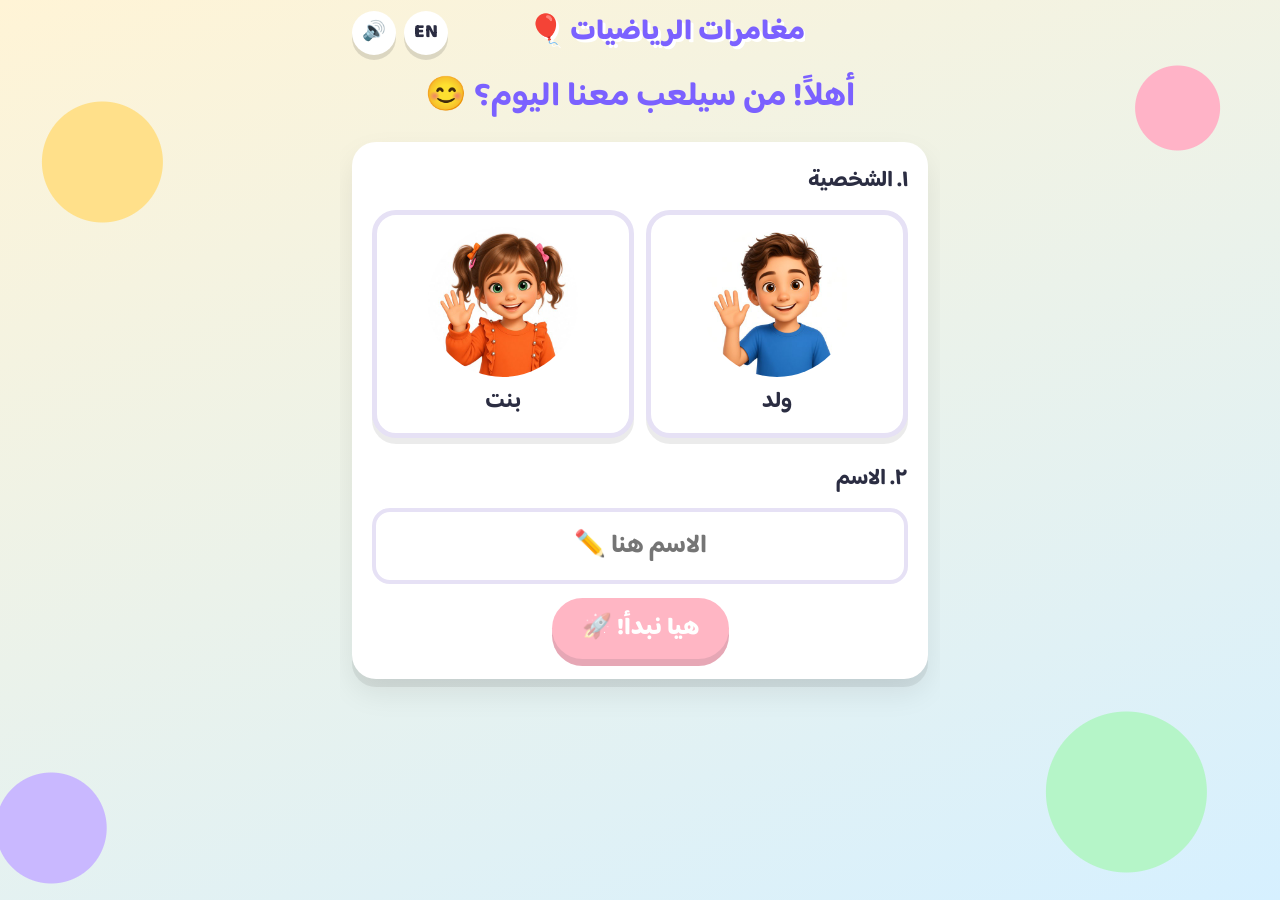
<file: index.html>
<!doctype html>
<html lang="ar" dir="rtl">
<head>
  <meta charset="utf-8">
  <meta name="viewport" content="width=device-width, initial-scale=1, viewport-fit=cover">
  <meta name="theme-color" content="#7B61FF">
  <title>جدول الضرب</title>
  <link rel="manifest" href="manifest.webmanifest">
  <link rel="icon" type="image/png" href="icons/icon-192.png">
  <link rel="apple-touch-icon" href="icons/apple-touch-icon.png">
  <meta name="apple-mobile-web-app-capable" content="yes">
  <meta name="mobile-web-app-capable" content="yes">
  <meta name="apple-mobile-web-app-title" content="جدول الضرب">
  <meta name="apple-mobile-web-app-status-bar-style" content="default">
  <link rel="preconnect" href="https://fonts.googleapis.com">
  <link rel="preconnect" href="https://fonts.gstatic.com" crossorigin>
  <link href="https://fonts.googleapis.com/css2?family=Baloo+Bhaijaan+2:wght@500;700;800&display=swap" rel="stylesheet">
  <link rel="stylesheet" href="css/styles.css">
  <link rel="stylesheet" href="css/chapter1.css">
  <link rel="stylesheet" href="css/chapter2.css">
  <link rel="stylesheet" href="css/engine.css">
  <link rel="stylesheet" href="css/minigames.css">
  <link rel="stylesheet" href="css/vfx.css">
  <link rel="stylesheet" href="css/mom.css">
</head>
<body>
  <canvas id="confetti" aria-hidden="true"></canvas>
  <div id="vfxHost" class="vfx-host" aria-hidden="true"></div>

  <header class="topbar">
    <button id="homeBtn" class="icon-btn" type="button">🏠</button>
    <h1 id="appTitle"></h1>
    <div class="top-actions">
      <button id="langBtn" class="icon-btn" type="button"></button>
      <button id="soundBtn" class="icon-btn" type="button"></button>
    </div>
  </header>

  <main id="app"></main>

  <div id="rotate" aria-hidden="true">
    <span class="rotate-phone">📱</span>
    <b>أدر الهاتف للوضع الطولي</b>
    <span>Please turn your phone upright</span>
  </div>

  <script src="js/profile.js"></script>
  <script src="js/sounds.js"></script>
  <script src="js/confetti.js"></script>
  <script src="js/vfx.js"></script>
  <script src="js/intros.js"></script>
  <script src="js/voice.js"></script>
  <script src="js/ui.js"></script>
  <script src="js/mom.js"></script>
  <script src="js/minigames.js"></script>
  <script src="js/chapter1.js"></script>
  <script src="js/chapter2.js"></script>
  <script src="js/engine.js"></script>
  <script src="js/chapters/ch3.js"></script>
  <script src="js/chapters/ch4.js"></script>
  <script src="js/chapters/ch5.js"></script>
  <script src="js/chapters/ch6.js"></script>
  <script src="js/chapters/ch7.js"></script>
  <script src="js/chapters/ch8.js"></script>
  <script src="js/chapters/ch9.js"></script>
  <script src="js/chapters/ch10.js"></script>
  <script src="js/app.js"></script>
  <script>
    if ('serviceWorker' in navigator) {
      addEventListener('load', () => navigator.serviceWorker.register('sw.js'));
    }
  </script>
</body>
</html>
</file>
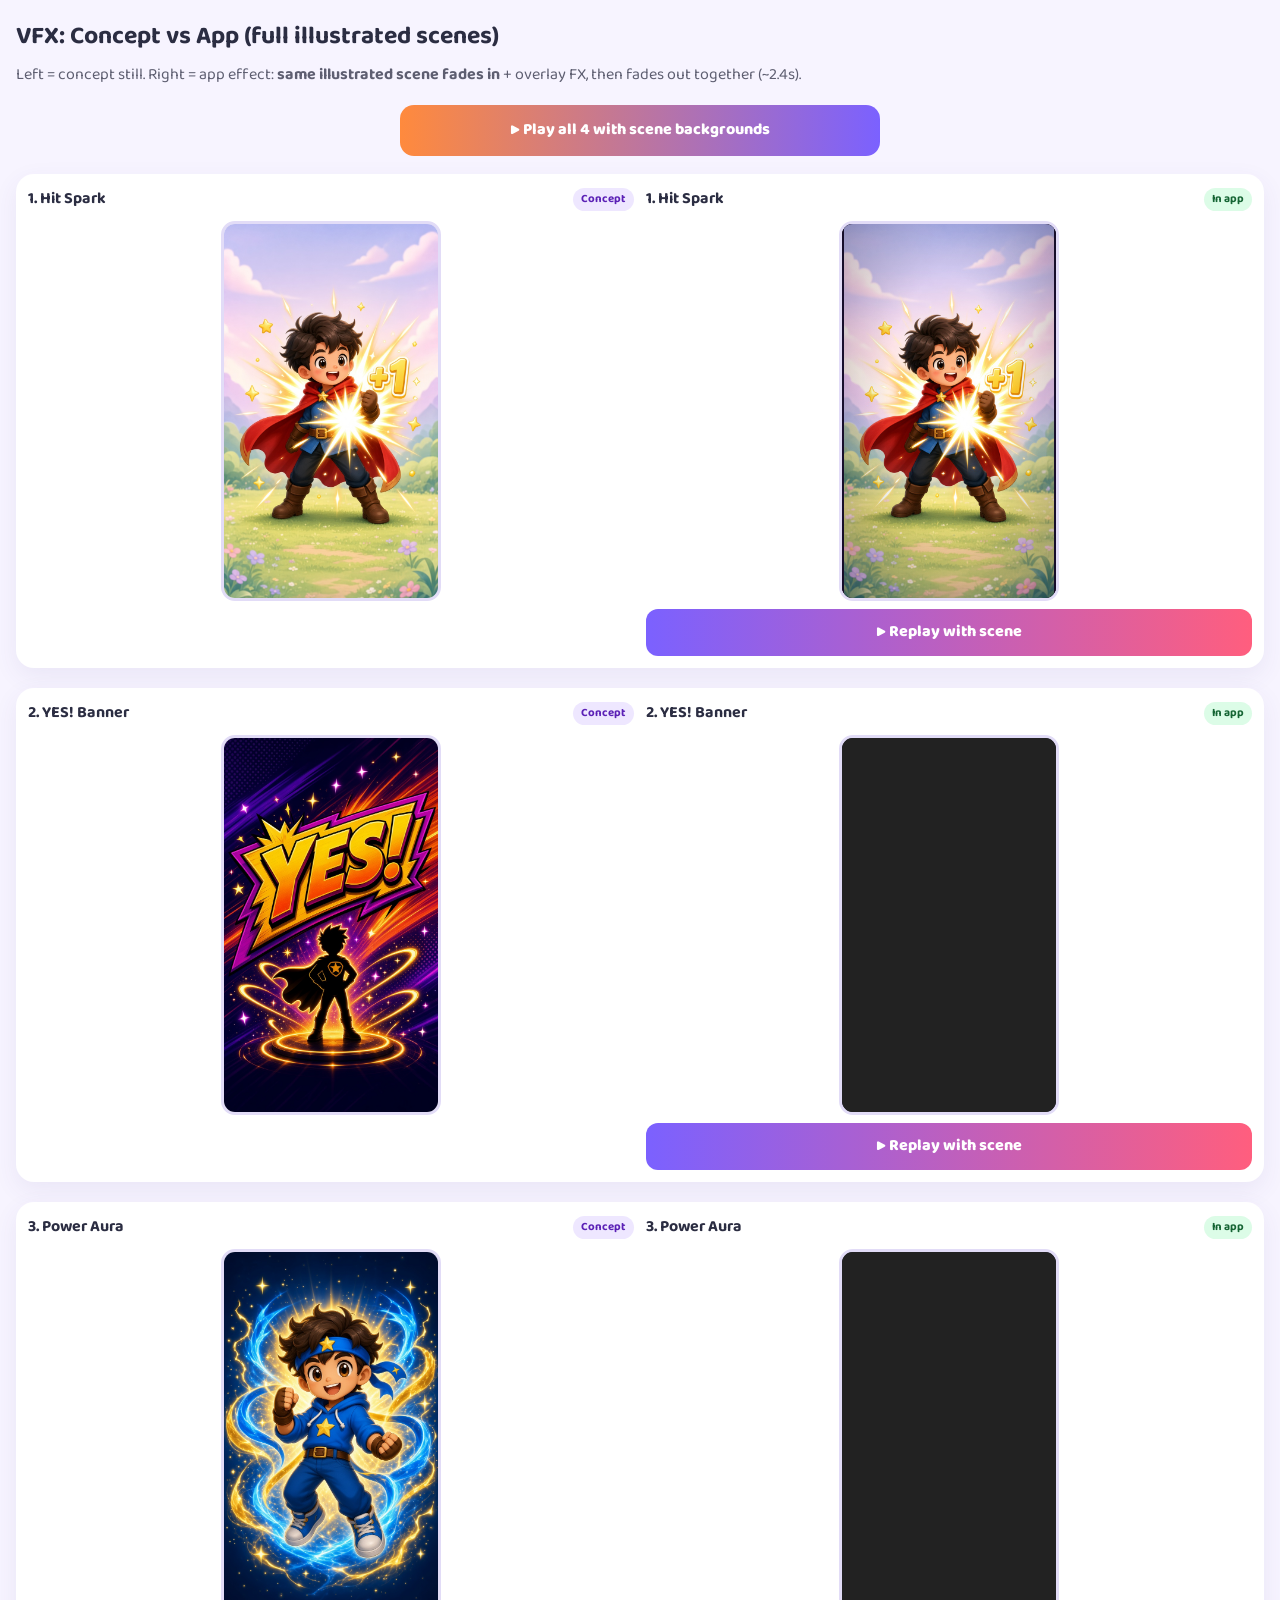
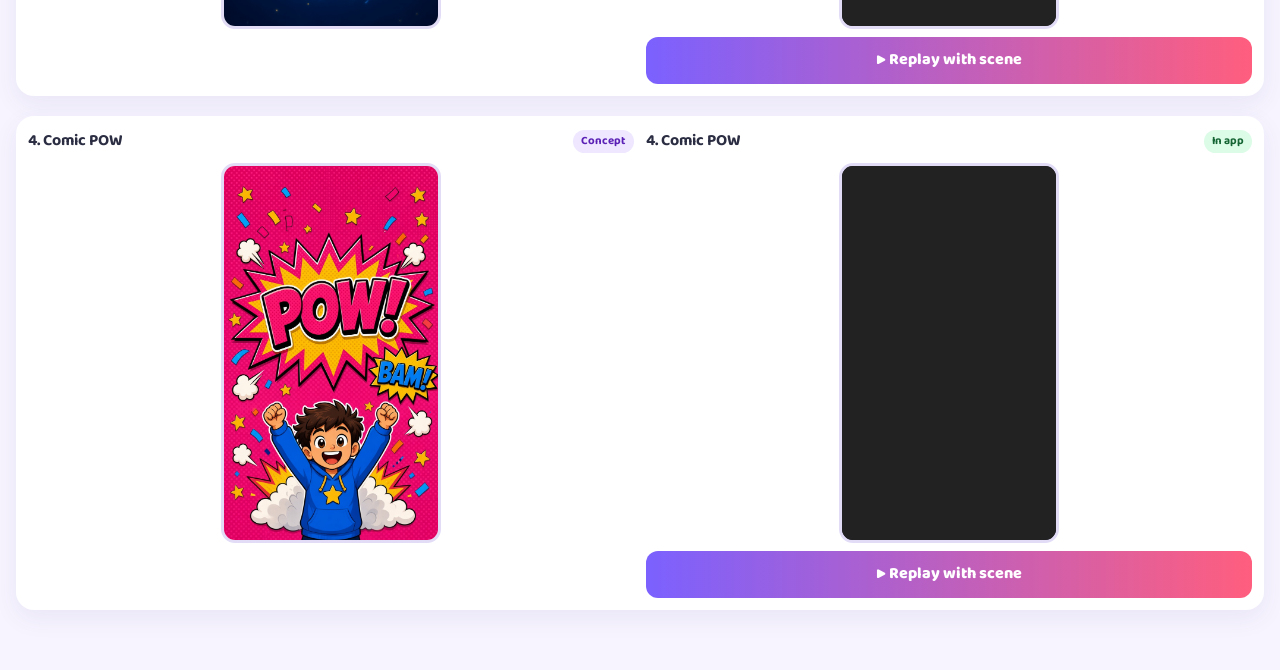
<file: vfx-compare.html>
<!doctype html>
<html lang="en">
<head>
  <meta charset="utf-8">
  <meta name="viewport" content="width=device-width, initial-scale=1">
  <title>VFX Compare — Concept vs App (with scenes)</title>
  <link href="https://fonts.googleapis.com/css2?family=Baloo+Bhaijaan+2:wght@700;800&display=swap" rel="stylesheet">
  <link rel="stylesheet" href="css/vfx.css">
  <style>
    :root { --ink: #2B2D42; --bg: #F7F4FF; }
    * { box-sizing: border-box; }
    body {
      margin: 0;
      font-family: "Baloo Bhaijaan 2", system-ui, sans-serif;
      background: var(--bg);
      color: var(--ink);
      padding: 16px 16px 40px;
    }
    h1 { margin: 0 0 6px; font-size: 1.55rem; }
    .sub { margin: 0 0 18px; opacity: .75; line-height: 1.35; }
    .row {
      display: grid;
      grid-template-columns: 1fr 1fr;
      gap: 12px;
      margin-bottom: 20px;
      background: #fff;
      border-radius: 18px;
      padding: 12px;
      box-shadow: 0 8px 24px rgba(80, 60, 140, .08);
    }
    .col h2 {
      margin: 0 0 8px;
      font-size: 1rem;
      display: flex;
      justify-content: space-between;
      align-items: center;
      gap: 8px;
    }
    .tag {
      font-size: .72rem;
      padding: 2px 8px;
      border-radius: 999px;
      background: #EEE7FF;
      color: #5B21B6;
      white-space: nowrap;
    }
    .tag.app { background: #DCFCE7; color: #166534; }
    .frame {
      position: relative;
      border-radius: 14px;
      overflow: hidden;
      background: #1a1a2e;
      aspect-ratio: 9 / 16;
      max-height: 380px;
      margin: 0 auto;
      width: min(100%, 220px);
      border: 3px solid #E2DCF7;
    }
    .frame img {
      width: 100%;
      height: 100%;
      object-fit: cover;
      display: block;
    }
    .stage {
      width: 100%;
      height: 100%;
      position: relative;
      overflow: hidden;
      background: #222;
    }
    .stage .local-vfx {
      position: absolute;
      inset: 0;
      z-index: 5;
      pointer-events: none;
      opacity: 0;
      visibility: hidden;
      transition: opacity .35s ease;
    }
    .stage .local-vfx.on { opacity: 1; visibility: visible; }
    .stage .local-vfx.leaving { opacity: 0; }
    .stage .local-vfx {
      --vx: 50%;
      --vy: 45%;
    }
    .stage .local-vfx {
      background: #1a1030;
    }
    .stage .local-vfx .vfx-scene {
      position: absolute;
      inset: 0;
      z-index: 0;
      width: 100%;
      height: 100%;
      object-fit: contain;
      object-position: center;
    }
    .stage .local-vfx .vfx-scene-shade {
      position: absolute;
      inset: 0;
      z-index: 1;
    }
    .stage .local-vfx .vfx-fx { position: absolute; inset: 0; z-index: 5; }
    .play {
      margin-top: 8px;
      width: 100%;
      border: 0;
      border-radius: 12px;
      padding: 10px;
      font: inherit;
      font-weight: 800;
      color: #fff;
      background: linear-gradient(90deg, #7B61FF, #FF5E7E);
      cursor: pointer;
    }
    .all {
      display: block;
      width: 100%;
      max-width: 480px;
      margin: 0 auto 18px;
      border: 0;
      border-radius: 14px;
      padding: 12px;
      font: inherit;
      font-weight: 800;
      color: #fff;
      background: linear-gradient(90deg, #FF8A3D, #7B61FF);
      cursor: pointer;
    }
    @media (max-width: 700px) {
      .row { grid-template-columns: 1fr; }
      .frame { max-height: 340px; }
    }
  </style>
</head>
<body>
  <h1>VFX: Concept vs App (full illustrated scenes)</h1>
  <p class="sub">Left = concept still. Right = app effect: <b>same illustrated scene fades in</b> + overlay FX, then fades out together (~2.4s).</p>
  <button class="all" id="playAll" type="button">▶ Play all 4 with scene backgrounds</button>

  <section class="row">
    <div class="col">
      <h2>1. Hit Spark <span class="tag">Concept</span></h2>
      <div class="frame"><img src="img/vfx-ideas/1-hit-spark.jpg" alt="Hit spark concept"></div>
    </div>
    <div class="col">
      <h2>1. Hit Spark <span class="tag app">In app</span></h2>
      <div class="frame"><div class="stage" data-style="spark"><div class="local-vfx"></div></div></div>
      <button class="play" type="button" data-style="spark">▶ Replay with scene</button>
    </div>
  </section>

  <section class="row">
    <div class="col">
      <h2>2. YES! Banner <span class="tag">Concept</span></h2>
      <div class="frame"><img src="img/vfx-ideas/2-yes-banner.jpg" alt="YES banner concept"></div>
    </div>
    <div class="col">
      <h2>2. YES! Banner <span class="tag app">In app</span></h2>
      <div class="frame"><div class="stage" data-style="banner"><div class="local-vfx"></div></div></div>
      <button class="play" type="button" data-style="banner">▶ Replay with scene</button>
    </div>
  </section>

  <section class="row">
    <div class="col">
      <h2>3. Power Aura <span class="tag">Concept</span></h2>
      <div class="frame"><img src="img/vfx-ideas/3-power-aura.jpg" alt="Power aura concept"></div>
    </div>
    <div class="col">
      <h2>3. Power Aura <span class="tag app">In app</span></h2>
      <div class="frame"><div class="stage" data-style="aura"><div class="local-vfx"></div></div></div>
      <button class="play" type="button" data-style="aura">▶ Replay with scene</button>
    </div>
  </section>

  <section class="row">
    <div class="col">
      <h2>4. Comic POW <span class="tag">Concept</span></h2>
      <div class="frame"><img src="img/vfx-ideas/4-comic-pow.jpg" alt="Comic POW concept"></div>
    </div>
    <div class="col">
      <h2>4. Comic POW <span class="tag app">In app</span></h2>
      <div class="frame"><div class="stage" data-style="pow"><div class="local-vfx"></div></div></div>
      <button class="play" type="button" data-style="pow">▶ Replay with scene</button>
    </div>
  </section>

  <script src="js/vfx.js"></script>
  <script>
    const FX = {
      spark: `<div class="vfx-flash"></div><div class="vfx-lines"></div><div class="vfx-spark"><i></i><i></i><i></i><i></i><i></i><i></i><i></i><i></i><span class="vfx-starburst"></span><b class="vfx-plus">+1</b></div>`,
      banner: `<div class="vfx-flash soft"></div><div class="vfx-speed"></div><div class="vfx-banner"><span>YES!</span></div>`,
      aura: `<div class="vfx-flash soft"></div><div class="vfx-aura"><span class="ring"></span><span class="ring d2"></span><span class="ring d3"></span><span class="bolt"></span></div><div class="vfx-banner small"><span>POWER!</span></div>`,
      pow: `<div class="vfx-flash soft"></div><div class="vfx-pow"><span class="burst"></span><b>POW</b></div><div class="vfx-bam">BAM!</div><div class="vfx-stars">⭐✨🌟💫⭐</div>`,
    };

    function play(style, holdMs = 2400) {
      const stage = document.querySelector(`.stage[data-style="${style}"]`);
      const layer = stage.querySelector('.local-vfx');
      const scene = Vfx.SCENES[style];
      clearTimeout(layer._t);
      clearTimeout(layer._t2);
      layer.className = 'local-vfx';
      layer.innerHTML = '';
      void layer.offsetWidth;
      layer.style.setProperty('--vx', '50%');
      layer.style.setProperty('--vy', '45%');
      layer.innerHTML = `
        <div class="vfx-scene-wrap">
          <img class="vfx-scene" src="${scene}" alt="">
        </div>
        <div class="vfx-scene-shade"></div>
        <div class="vfx-fx">${FX[style]}</div>`;
      layer.classList.add('on', 'mode-' + style);
      layer._t = setTimeout(() => {
        layer.classList.add('leaving');
        layer._t2 = setTimeout(() => {
          layer.classList.remove('on', 'leaving');
          layer.innerHTML = '';
        }, 380);
      }, holdMs);
    }

    document.querySelectorAll('.play').forEach((btn) => {
      btn.addEventListener('click', () => play(btn.dataset.style));
    });

    document.getElementById('playAll').addEventListener('click', async () => {
      for (const s of ['spark', 'banner', 'aura', 'pow']) {
        document.querySelector(`.stage[data-style="${s}"]`).scrollIntoView({ block: 'center', behavior: 'smooth' });
        play(s, 2400);
        await new Promise((r) => setTimeout(r, 2900));
      }
    });

    setTimeout(() => play('spark', 2600), 500);
    setTimeout(() => {
      document.querySelector('.stage[data-style="banner"]').closest('.row').scrollIntoView({ block: 'center' });
      play('banner', 2600);
    }, 3200);
  </script>
</body>
</html>
</file>
<file: css/styles.css>
:root {
  --ink: #2B2D42;
  --pink: #FF5E7E;
  --pink-dark: #C93D5C;
  --yellow: #FFC93C;
  --green: #2ECC71;
  --green-dark: #1E9E55;
  --blue: #1FB5C9;
  --blue-dark: #168797;
  --purple: #7B61FF;
  --purple-dark: #5A43D6;
  --radius: 24px;
  --font: 'Baloo Bhaijaan 2', 'Segoe UI', Tahoma, sans-serif;
}

* { box-sizing: border-box; }

html, body { margin: 0; height: 100%; }

/* Portrait app shell: header + one content area sized to the screen, so nothing hides below the fold. */
body {
  display: flex;
  flex-direction: column;
  height: 100vh;
  height: 100dvh;
  overflow: hidden;
  font-family: var(--font);
  color: var(--ink);
  background:
    radial-gradient(circle at 8% 18%, #FFE08A 0 60px, transparent 61px),
    radial-gradient(circle at 92% 12%, #FFB3C7 0 42px, transparent 43px),
    radial-gradient(circle at 88% 88%, #B5F5C8 0 80px, transparent 81px),
    radial-gradient(circle at 4% 92%, #C9B8FF 0 55px, transparent 56px),
    linear-gradient(160deg, #FFF4D6, #D6F0FF);
  background-attachment: fixed;
  -webkit-tap-highlight-color: transparent;
}

button {
  font-family: inherit;
  cursor: pointer;
  border: none;
  color: inherit;
}

button:focus-visible {
  outline: 4px solid var(--purple);
  outline-offset: 3px;
}

#confetti {
  position: fixed;
  inset: 0;
  width: 100%;
  height: 100%;
  pointer-events: none;
  z-index: 50;
}

.center { text-align: center; }

.card {
  background: #fff;
  border-radius: var(--radius);
  box-shadow: 0 8px 0 rgba(0, 0, 0, .07), 0 14px 30px rgba(0, 0, 0, .08);
  padding: 20px;
}

/* ---------- Top bar ---------- */

.topbar {
  flex: none;
  display: flex;
  align-items: center;
  justify-content: space-between;
  gap: 8px;
  width: 100%;
  max-width: 600px;
  margin: 0 auto;
  padding: calc(8px + env(safe-area-inset-top)) 12px 6px;
}

.topbar h1 {
  margin: 0;
  min-width: 0;
  font-size: clamp(1rem, 4.8vw, 1.8rem);
  font-weight: 800;
  color: var(--purple);
  text-align: center;
  white-space: nowrap;
  overflow: hidden;
  text-overflow: ellipsis;
  text-shadow: 3px 3px 0 #fff;
}

.top-actions { display: flex; gap: 8px; }

.icon-btn {
  width: 44px;
  height: 44px;
  flex: none;
  border-radius: 50%;
  background: #fff;
  font-size: 1.2rem;
  font-weight: 800;
  box-shadow: 0 5px 0 rgba(0, 0, 0, .12);
  transition: transform .1s, box-shadow .1s;
}

.icon-btn:active { transform: translateY(3px); box-shadow: 0 2px 0 rgba(0, 0, 0, .12); }
.icon-btn.hidden { visibility: hidden; }

main {
  flex: 1;
  min-height: 0;
  width: 100%;
  max-width: 600px;
  margin: 0 auto;
  padding: 2px 12px calc(14px + env(safe-area-inset-bottom));
  overflow-x: hidden;
  overflow-y: auto;
  overscroll-behavior: contain;
  scrollbar-width: thin;
}

/* ---------- Scroll hint ---------- */

.scroll-hint {
  position: fixed;
  bottom: calc(14px + env(safe-area-inset-bottom));
  left: 50%;
  z-index: 30;
  display: none;
  align-items: center;
  justify-content: center;
  width: 54px;
  height: 54px;
  margin-left: -27px;
  border-radius: 50%;
  background: var(--pink);
  color: #fff;
  font-size: 1.7rem;
  font-weight: 800;
  box-shadow: 0 5px 0 var(--pink-dark), 0 10px 24px rgba(0, 0, 0, .22);
}

.scroll-hint.show { display: flex; animation: hint-bounce 1.1s ease-in-out infinite; }
.sheet .scroll-hint { position: absolute; bottom: 86px; }

@keyframes hint-bounce {
  0%, 100% { transform: translateY(0); }
  50% { transform: translateY(9px); }
}

/* ---------- Bottom sheet (hints) ---------- */

.sheet-backdrop {
  position: fixed;
  inset: 0;
  z-index: 40;
  display: flex;
  align-items: flex-end;
  justify-content: center;
  background: rgba(43, 45, 66, .32);
  animation: fade-in .25s ease-out;
}

.sheet {
  position: relative;
  display: flex;
  flex-direction: column;
  align-items: center;
  width: 100%;
  max-width: 600px;
  max-height: 80dvh;
  padding: 16px 16px calc(18px + env(safe-area-inset-bottom));
  border-radius: 28px 28px 0 0;
  background: #fff;
  box-shadow: 0 -10px 30px rgba(0, 0, 0, .2);
  animation: slide-up .4s cubic-bezier(.3, 1.3, .6, 1);
}

.sheet-body { width: 100%; min-height: 0; overflow-y: auto; text-align: center; }
.sheet .big-btn { flex: none; margin-top: 12px; }
.sheet .oops { margin-bottom: 10px; }

.hint-box {
  padding: 12px;
  border-radius: 20px;
  background: color-mix(in srgb, var(--c, var(--purple)) 9%, #fff);
  border: 3px dashed color-mix(in srgb, var(--c, var(--purple)) 45%, #fff);
}

@keyframes slide-up {
  from { transform: translateY(100%); }
  to { transform: translateY(0); }
}

@keyframes fade-in {
  from { opacity: 0; }
  to { opacity: 1; }
}

/* ---------- Landscape blocker ---------- */

#rotate { display: none; }

@media (orientation: landscape) and (max-height: 500px) {
  #rotate {
    position: fixed;
    inset: 0;
    z-index: 100;
    display: flex;
    flex-direction: column;
    align-items: center;
    justify-content: center;
    gap: 6px;
    background: linear-gradient(160deg, #FFF4D6, #D6F0FF);
    font-size: 1.4rem;
    text-align: center;
  }
  .rotate-phone { font-size: 4rem; animation: turn 1.6s ease-in-out infinite; }
}

@keyframes turn {
  0%, 30% { transform: rotate(-90deg); }
  60%, 100% { transform: rotate(0); }
}

/* ---------- Listen button ---------- */

.listen-btn {
  display: inline-flex;
  align-items: center;
  justify-content: center;
  width: 38px;
  height: 38px;
  margin-inline-start: 4px;
  vertical-align: middle;
  border-radius: 50%;
  background: var(--yellow);
  font-size: 1.15rem;
  box-shadow: 0 3px 0 #D9A400;
}

.listen-btn.playing { animation: pulse .8s ease-in-out infinite; background: var(--green); box-shadow: 0 3px 0 var(--green-dark); }

/* ---------- Home ---------- */

.grid {
  display: grid;
  grid-template-columns: repeat(4, 1fr);
  gap: 10px;
}

.table-card {
  display: flex;
  flex-direction: column;
  align-items: center;
  gap: 0;
  padding: 6px 4px 6px;
  border-radius: var(--radius);
  background: var(--c);
  color: #fff;
  box-shadow: 0 8px 0 color-mix(in srgb, var(--c) 65%, #000);
  transition: transform .12s, box-shadow .12s;
}

.table-card:hover { transform: translateY(-4px) rotate(-1.5deg); }
.table-card:active { transform: translateY(5px); box-shadow: 0 3px 0 color-mix(in srgb, var(--c) 65%, #000); }

.card-emoji { font-size: 1.2rem; line-height: 1.2; }
.card-num { font-size: clamp(1.9rem, 6.5vh, 2.8rem); font-weight: 800; line-height: 1; text-shadow: 0 3px 0 rgba(0, 0, 0, .15); }
.card-label { display: none; }
.table-card .stars { font-size: .8rem; }

.stars { display: inline-flex; gap: 2px; font-size: 1.15rem; }
.star { filter: grayscale(1); opacity: .35; }
.star.on { filter: none; opacity: 1; }

.mixed-card {
  display: flex;
  flex-wrap: wrap;
  align-items: center;
  justify-content: center;
  gap: 4px 12px;
  width: 100%;
  margin-top: 14px;
  padding: 12px;
  border-radius: var(--radius);
  background: linear-gradient(90deg, #FF5E7E, #FFC93C, #2ECC71, #1FB5C9, #7B61FF);
  color: #fff;
  font-size: clamp(1.15rem, 4.5vw, 1.6rem);
  font-weight: 800;
  text-shadow: 0 2px 0 rgba(0, 0, 0, .2);
  box-shadow: 0 8px 0 rgba(0, 0, 0, .18);
  transition: transform .12s;
}

.mixed-card:hover { transform: translateY(-3px) scale(1.01); }
.mixed-card .star:not(.on) { filter: grayscale(1) brightness(2); opacity: .6; }

/* ---------- Mascot ---------- */

.mascot-row {
  --avatar: clamp(62px, 11vh, 100px);
  display: flex;
  align-items: center;
  justify-content: center;
  gap: 14px;
  margin: 2px 0 12px;
}

.mascot-row.large { --avatar: clamp(70px, 13vh, 120px); }

.avatar {
  width: var(--avatar);
  height: var(--avatar);
  flex: none;
  border-radius: 50%;
  object-fit: cover;
  background: #fff;
  border: 5px solid #fff;
  box-shadow: 0 0 0 5px var(--c, var(--purple)), 0 10px 20px rgba(0, 0, 0, .15);
  user-select: none;
}

.mascot-row.large .avatar { animation: float 3s ease-in-out infinite; }

.bubble {
  position: relative;
  max-width: 440px;
  padding: 8px 14px;
  border-radius: 20px;
  background: #fff;
  font-size: clamp(.98rem, 4vw, 1.3rem);
  font-weight: 800;
  line-height: 1.45;
  box-shadow: 0 6px 0 rgba(0, 0, 0, .07);
}

.bubble::before {
  content: '';
  position: absolute;
  top: 50%;
  inset-inline-start: -9px;
  width: 20px;
  height: 20px;
  background: #fff;
  transform: translateY(-50%) rotate(45deg);
  border-radius: 3px;
}

.jump { animation: jump .7s cubic-bezier(.3, 1.5, .6, 1); }
.nod { animation: nod .8s ease-in-out; }

/* ---------- Equation & arrays ---------- */

.equation {
  display: flex;
  align-items: center;
  justify-content: center;
  gap: .35em;
  font-size: 2rem;
  font-weight: 800;
  line-height: 1.3;
}

.equation .op { color: var(--pink); }
.equation .ans { color: color-mix(in srgb, var(--c, var(--purple)) 75%, #000); min-width: 1.2em; text-align: center; }

.array {
  display: flex;
  flex-direction: column;
  align-items: center;
  gap: 2px;
  font-size: var(--s);
}

.arr-row {
  display: flex;
  gap: 1px;
  padding: 0 8px;
  border-radius: 10px;
  background: color-mix(in srgb, var(--c, var(--purple)) 16%, #fff);
}

.arr-row span { line-height: 1.2; }

.array-caption {
  margin: 8px 0 0;
  font-size: 1.05rem;
  font-weight: 700;
  text-align: center;
}

/* ---------- Review ---------- */

.review h2 {
  margin: 0;
  text-align: center;
  font-size: clamp(1.3rem, 5.5vw, 1.9rem);
}

.review-talk {
  margin: 0 0 8px;
  text-align: center;
  font-size: 1rem;
  font-weight: 700;
  opacity: .75;
}

.facts { display: grid; grid-template-columns: 1fr 1fr; gap: 6px; margin-top: 10px; }

.fact-row {
  padding: 0 6px;
  border: 3px solid transparent;
  border-radius: 14px;
  background: #fff;
  box-shadow: 0 3px 0 rgba(0, 0, 0, .07);
  transition: transform .12s, border-color .12s;
}

.fact-row:nth-child(4n+1), .fact-row:nth-child(4n+4) { background: color-mix(in srgb, var(--c) 12%, #fff); }
.fact-row.selected { border-color: var(--c); transform: scale(1.03); }
.fact-row .equation { font-size: clamp(1.15rem, 4.6vw, 1.5rem); }

.review .visual {
  height: clamp(150px, 27vh, 240px);
  display: flex;
  flex-direction: column;
  align-items: center;
  justify-content: center;
  padding: 10px;
  border-top: 8px solid var(--c);
}

/* ---------- Buttons ---------- */

.big-btn {
  margin-top: 14px;
  padding: 10px 30px;
  border-radius: 999px;
  background: var(--pink);
  color: #fff;
  font-size: clamp(1.15rem, 4.6vw, 1.5rem);
  font-weight: 800;
  box-shadow: 0 7px 0 var(--pink-dark);
  transition: transform .1s, box-shadow .1s;
}

.big-btn:hover { transform: translateY(-2px); }
.big-btn:active { transform: translateY(5px); box-shadow: 0 2px 0 var(--pink-dark); }
.big-btn.alt { background: var(--blue); box-shadow: 0 7px 0 var(--blue-dark); }
.big-btn.alt2 { background: var(--purple); box-shadow: 0 7px 0 var(--purple-dark); }

/* ---------- Quiz ---------- */

.quiz-top {
  display: flex;
  align-items: center;
  justify-content: space-between;
  gap: 10px;
  margin-bottom: 8px;
}

.dots { display: flex; flex-wrap: wrap; gap: 5px; }

.dot {
  width: 16px;
  height: 16px;
  border-radius: 50%;
  background: #fff;
  box-shadow: inset 0 0 0 3px rgba(0, 0, 0, .1);
  transition: transform .2s;
}

.dot.now { background: var(--yellow); transform: scale(1.3); }
.dot.ok { background: var(--green); }
.dot.miss { background: #FFB199; }

.streak {
  padding: 2px 12px;
  border-radius: 999px;
  background: #fff;
  font-size: 1.1rem;
  font-weight: 800;
  box-shadow: 0 4px 0 rgba(0, 0, 0, .08);
}

.streak.hot { background: #FFE08A; animation: pulse 1s ease-in-out infinite; }

.question {
  padding: 10px 14px;
  text-align: center;
  border-top: 10px solid var(--c);
}

.q-label { margin: 0; font-size: 1rem; font-weight: 700; opacity: .65; }
.question .equation { font-size: clamp(2.4rem, 8vh, 4.6rem); }

.qmark {
  display: inline-block;
  color: var(--pink);
  animation: wobble 1.6s ease-in-out infinite;
}

.choices {
  display: grid;
  grid-template-columns: repeat(2, 1fr);
  gap: 10px;
  margin-top: 12px;
}

.choice {
  min-height: clamp(54px, 9vh, 84px);
  padding: 4px 6px;
  border: 4px solid var(--c);
  border-radius: 20px;
  background: #fff;
  font-size: clamp(1.7rem, 7vw, 2.5rem);
  font-weight: 800;
  box-shadow: 0 7px 0 color-mix(in srgb, var(--c) 60%, #000);
  transition: transform .1s, box-shadow .1s, opacity .2s;
}

.choice:hover:not(:disabled) { transform: translateY(-3px); }
.choice:active:not(:disabled) { transform: translateY(5px); box-shadow: 0 2px 0 color-mix(in srgb, var(--c) 60%, #000); }
.choice:disabled { cursor: default; }

.choice.right {
  border-color: var(--green);
  background: var(--green);
  color: #fff;
  box-shadow: 0 7px 0 var(--green-dark);
  animation: bounce .6s;
}

.choice.wrong {
  border-color: #FF8A6B;
  background: #FFE1D9;
  animation: wiggle .5s;
}

.choice.faded { opacity: .4; }

.feedback {
  margin-top: 10px;
  text-align: center;
}

.streak-msg { font-size: 1.3rem; font-weight: 800; color: #E8590C; }

.oops { margin-bottom: 14px; font-size: clamp(1.2rem, 4.6vw, 1.6rem); font-weight: 700; }
.oops b { font-size: 1.4em; color: var(--green-dark); }

.hint-visual { width: fit-content; max-width: 100%; margin: 0 auto; }

/* ---------- Setup ---------- */

.setup { max-width: 640px; margin: 0 auto; }

.setup-talk {
  margin: 4px 0 16px;
  text-align: center;
  font-size: clamp(1.5rem, 5vw, 2.1rem);
  color: var(--purple);
}

.setup-card h3 { margin: 0 0 10px; font-size: 1.4rem; }

.avatar-choices {
  display: grid;
  grid-template-columns: repeat(2, minmax(0, 1fr));
  gap: 12px;
  margin-bottom: 22px;
}

.avatar-choice {
  display: flex;
  flex-direction: column;
  align-items: center;
  gap: 6px;
  padding: 12px;
  border: 5px solid #E6E1F5;
  border-radius: var(--radius);
  background: #fff;
  font-size: 1.4rem;
  box-shadow: 0 6px 0 rgba(0, 0, 0, .08);
  transition: transform .12s, border-color .12s;
}

.avatar-choice img { width: 100%; max-width: min(150px, 18vh); aspect-ratio: 1; border-radius: 50%; object-fit: cover; }
.avatar-choice:hover { transform: translateY(-3px); }
.avatar-choice.selected { border-color: var(--green); background: #EFFFF5; }
.avatar-choice.selected b::after { content: ' ✅'; }

.name-input {
  width: 100%;
  padding: 12px 18px;
  border: 4px solid #E6E1F5;
  border-radius: 18px;
  font-family: inherit;
  font-size: 1.6rem;
  font-weight: 700;
  color: var(--ink);
  text-align: center;
  outline: none;
}

.name-input:focus { border-color: var(--purple); }

.big-btn:disabled { opacity: .45; cursor: default; transform: none; }

.link-btn {
  margin-top: 18px;
  padding: 6px 14px;
  border-radius: 999px;
  background: rgba(255, 255, 255, .7);
  font-size: 1.1rem;
  font-weight: 700;
  color: var(--purple-dark);
}

/* ---------- Result ---------- */

.result {
  max-width: 560px;
  margin: 8px auto 0;
  text-align: center;
}

.result-avatar {
  width: min(170px, 24vh);
  aspect-ratio: 1;
  border-radius: 50%;
  object-fit: cover;
  border: 6px solid #fff;
  box-shadow: 0 0 0 6px var(--yellow), 0 12px 24px rgba(0, 0, 0, .15);
  animation: float 2.5s ease-in-out infinite;
}
.result h2 { margin: 8px 0 0; font-size: clamp(1.3rem, 5.5vw, 2rem); }
.score { margin: 4px 0; font-size: 1.2rem; font-weight: 700; }
.stars-big .stars { font-size: clamp(2.2rem, 6vh, 3rem); gap: 8px; }

.result-actions {
  display: flex;
  flex-direction: column;
  align-items: center;
}

.result-actions .big-btn { width: min(100%, 340px); margin-top: 10px; }

/* ---------- Animations ---------- */

.pop-in { animation: pop-in .45s cubic-bezier(.3, 1.6, .6, 1) backwards; animation-delay: var(--d, 0ms); }
.bounce { display: inline-block; animation: bounce .6s; }

@keyframes pop-in {
  from { transform: scale(.6); opacity: 0; }
  to { transform: scale(1); opacity: 1; }
}

@keyframes bounce {
  0% { transform: scale(1); }
  30% { transform: scale(1.2); }
  60% { transform: scale(.94); }
  100% { transform: scale(1); }
}

@keyframes wiggle {
  0%, 100% { transform: translateX(0); }
  20% { transform: translateX(-8px); }
  40% { transform: translateX(8px); }
  60% { transform: translateX(-5px); }
  80% { transform: translateX(5px); }
}

@keyframes float {
  0%, 100% { transform: translateY(0); }
  50% { transform: translateY(-8px); }
}

@keyframes jump {
  0% { transform: translateY(0) scale(1); }
  35% { transform: translateY(-22px) scale(1.12) rotate(-6deg); }
  65% { transform: translateY(0) scale(.96) rotate(4deg); }
  100% { transform: translateY(0) scale(1); }
}

@keyframes nod {
  0%, 100% { transform: rotate(0); }
  25% { transform: rotate(-7deg); }
  50% { transform: rotate(6deg); }
  75% { transform: rotate(-3deg); }
}

@keyframes pulse {
  0%, 100% { transform: scale(1); }
  50% { transform: scale(1.08); }
}

@keyframes wobble {
  0%, 100% { transform: rotate(0); }
  25% { transform: rotate(-12deg); }
  75% { transform: rotate(12deg); }
}

@media (prefers-reduced-motion: reduce) {
  *:not(#vfxHost):not(#vfxHost *),
  *:not(#vfxHost):not(#vfxHost *)::before,
  *:not(#vfxHost):not(#vfxHost *)::after {
    animation-duration: .01ms !important;
    animation-iteration-count: 1 !important;
    transition: none !important;
  }
}
</file>
<file: css/chapter1.css>
/* ---------- Start menu ---------- */

.tables-banner {
  display: flex;
  align-items: center;
  gap: 12px;
  width: 100%;
  padding: 8px 14px;
  border-radius: var(--radius);
  background: linear-gradient(135deg, #FF5E7E, #FFC93C);
  color: #fff;
  text-align: start;
  text-shadow: 0 2px 0 rgba(0, 0, 0, .18);
  box-shadow: 0 6px 0 #C93D5C;
  transition: transform .12s, box-shadow .12s;
}

.tables-banner:active { transform: translateY(4px); box-shadow: 0 2px 0 #C93D5C; }
.tables-banner .start-icon {
  padding: 2px 12px;
  border-radius: 16px;
  background: rgba(255, 255, 255, .25);
  font-size: clamp(1.5rem, 5vh, 2.2rem);
  font-weight: 800;
}
.tables-banner b { flex: 1; font-size: clamp(1.2rem, 5vw, 1.6rem); }
.tables-banner span:last-child { font-size: 1rem; font-weight: 700; }

.chapter-tiles {
  display: grid;
  grid-template-columns: repeat(2, minmax(0, 1fr));
  gap: 9px;
  margin-top: 12px;
}

.chapter-tile {
  position: relative;
  display: flex;
  align-items: center;
  gap: 8px;
  min-height: clamp(52px, 8.6vh, 74px);
  padding: 6px 10px;
  border-radius: 18px;
  background: var(--bg);
  color: #fff;
  text-align: start;
  text-shadow: 0 1px 0 rgba(0, 0, 0, .25);
  box-shadow: 0 5px 0 rgba(0, 0, 0, .18);
  transition: transform .12s, box-shadow .12s;
}

.chapter-tile:active { transform: translateY(4px); box-shadow: 0 1px 0 rgba(0, 0, 0, .18); }
.chapter-tile .tile-icon { flex: none; width: clamp(34px, 6vh, 46px); font-size: clamp(1.6rem, 4.6vh, 2.2rem); line-height: 1; text-align: center; }
.chapter-tile img.tile-icon { height: clamp(34px, 6vh, 46px); object-fit: contain; }
.tile-text { display: flex; flex-direction: column; min-width: 0; line-height: 1.2; }
.tile-text small { font-size: .78rem; font-weight: 700; opacity: .9; }
.tile-text b { font-size: clamp(.95rem, 4vw, 1.15rem); }
.tile-stars {
  position: absolute;
  top: -6px;
  inset-inline-end: -4px;
  padding: 0 6px;
  border-radius: 999px;
  background: #fff;
  color: var(--ink);
  font-size: .75rem;
  font-weight: 800;
  text-shadow: none;
  box-shadow: 0 2px 0 rgba(0, 0, 0, .12);
}

.start .link-btn { margin-top: 12px; }

/* ---------- Shared ---------- */

.ch1-title {
  margin: 0 0 4px;
  text-align: center;
  font-size: clamp(1.4rem, 4vw, 2.1rem);
  color: color-mix(in srgb, var(--c, var(--purple)) 70%, #000);
}

.hero-avatar { object-fit: contain; background: #FFF7E0; }

.ch1-eq {
  display: flex;
  flex-wrap: wrap;
  align-items: center;
  justify-content: center;
  gap: .25em;
  font-size: clamp(1.7rem, 7.5vw, 3rem);
  font-weight: 800;
  line-height: 1.3;
}

.ch1-eq .op { color: var(--pink); }

.ch1-eq .box {
  display: inline-flex;
  align-items: center;
  justify-content: center;
  min-width: 1.4em;
  height: 1.4em;
  padding: 0 .15em;
  border: 4px dashed var(--c, var(--purple));
  border-radius: 14px;
  background: color-mix(in srgb, var(--c, var(--purple)) 10%, #fff);
}

.ch1-eq .box.filled {
  border-style: solid;
  border-color: var(--green);
  background: var(--green);
  color: #fff;
  animation: bounce .6s;
}

.ch1-visual { display: flex; flex-direction: column; align-items: center; }

.ch1-dots { display: flex; flex-direction: column; align-items: center; gap: 4px; direction: ltr; }
.dot-row { display: flex; gap: 4px; }

.ch1-dot {
  width: var(--dot);
  height: var(--dot);
  border-radius: 50%;
  background: var(--purple);
  box-shadow: inset 0 -3px 0 rgba(0, 0, 0, .18);
}

.ch1-dot.b { background: #FF8A3D; }
.ch1-dot.c { background: var(--blue); }

.swap { display: flex; flex-wrap: wrap; align-items: center; justify-content: center; gap: 14px; }
.swap-eq { font-size: 2.4rem; font-weight: 800; color: var(--pink); }

.empty-groups { display: flex; flex-wrap: wrap; justify-content: center; gap: 10px; max-width: 320px; }

.empty-group {
  width: 52px;
  height: 52px;
  border: 4px dashed var(--blue);
  border-radius: 50%;
}

/* ---------- Map ---------- */

.levels { display: flex; flex-direction: column; gap: 8px; }

.level-card {
  display: flex;
  align-items: center;
  gap: 10px;
  width: 100%;
  padding: 4px 12px;
  border: 3px solid var(--c);
  border-radius: 18px;
  background: #fff;
  text-align: start;
  box-shadow: 0 5px 0 color-mix(in srgb, var(--c) 60%, #000);
  transition: transform .12s, box-shadow .12s;
}

.level-card:active { transform: translateY(4px); box-shadow: 0 1px 0 color-mix(in srgb, var(--c) 60%, #000); }
.level-card.boss { background: linear-gradient(90deg, #FFF3C4, #F1E8FF); }
.level-card.locked { filter: grayscale(.8); opacity: .75; }

.level-monster { width: clamp(40px, 6.5vh, 60px); height: clamp(40px, 6.5vh, 60px); flex: none; object-fit: contain; }
.level-info { display: flex; flex: 1; min-width: 0; flex-direction: column; line-height: 1.25; }
.level-num { font-size: .8rem; font-weight: 700; color: color-mix(in srgb, var(--c) 75%, #000); }
.level-info b { font-size: clamp(1rem, 4.2vw, 1.25rem); }
.level-sub { font-size: .85rem; opacity: .75; }
@media (max-height: 800px) {
  .level-sub { display: none; }
  .levels .level-monster { width: clamp(36px, 5.5vh, 60px); height: clamp(36px, 5.5vh, 60px); }
}
.level-status { flex: none; }
.level-status .stars { font-size: .95rem; }

/* ---------- Learn ---------- */

.rule-card { padding: 12px; border-top: 10px solid var(--c); }
.rule-card .ch1-eq { margin-bottom: 8px; }

.rule-list { margin: 0; padding: 0; list-style: none; display: flex; flex-direction: column; gap: 6px; }
.rule-list li { display: flex; align-items: center; gap: 10px; font-size: .95rem; line-height: 1.4; }
.rule-list img { width: 40px; height: 40px; flex: none; object-fit: contain; }

.vs-preview { display: flex; align-items: center; justify-content: center; gap: 10px; margin-top: 8px; }
.vs-preview img { width: clamp(50px, 9vh, 90px); height: clamp(50px, 9vh, 90px); object-fit: contain; animation: float 2.4s ease-in-out infinite; }
.vs-preview p { margin: 0; font-size: 1.1rem; font-weight: 800; }

/* ---------- Battle ---------- */

.arena {
  --toward: 1;
  position: relative;
  display: flex;
  align-items: flex-end;
  justify-content: space-between;
  gap: 8px;
  padding: 6px 10px 10px;
  border: 5px solid #fff;
  border-radius: var(--radius);
  background:
    radial-gradient(circle at 85% 18%, #FFF6B0 0 28px, transparent 29px),
    linear-gradient(#9EE3FF 0%, #D4F4FF 58%, #8EDB6E 58%, #5FC14A 100%);
  box-shadow: 0 8px 0 rgba(0, 0, 0, .08);
  overflow: hidden;
}

[dir=rtl] .arena { --toward: -1; }

.fighter { display: flex; flex: 1; flex-direction: column; align-items: center; gap: 6px; min-width: 0; }
.fighter img { display: block; width: clamp(84px, 17vh, 190px); height: clamp(84px, 17vh, 190px); object-fit: contain; filter: drop-shadow(0 8px 4px rgba(0, 0, 0, .22)); user-select: none; }

[dir=rtl] .hero-img[data-face=right],
[dir=ltr] .hero-img[data-face=left] { transform: scaleX(-1); }

.hearts { display: flex; gap: 4px; font-size: clamp(1.2rem, 4.5vw, 1.7rem); }
.heart.lost { animation: bounce .5s; opacity: .7; }

.hp { width: min(100%, 220px); text-align: center; }
.hp-name { display: block; font-size: 1.1rem; font-weight: 800; }

.hp-bar {
  height: 18px;
  border: 3px solid #fff;
  border-radius: 999px;
  background: rgba(0, 0, 0, .18);
  overflow: hidden;
  direction: ltr;
}

[dir=rtl] .hp-bar { direction: rtl; }

.hp-fill { height: 100%; border-radius: 999px; background: var(--green); transition: width .4s ease-out, background .4s; }
.hp-fill.mid { background: var(--yellow); }
.hp-fill.low { background: var(--pink); }
.hp-num { font-size: 1rem; font-weight: 800; }

.monster-wrap { position: relative; }

.bob { animation: bob 2.2s ease-in-out infinite; }
.bob.slow { animation-duration: 2.8s; }

#heroWrap.lunge { animation: lunge .6s ease-out; }
#heroWrap.hurt { animation: hit .5s ease-out; }
.monster-wrap.hit { animation: hit .5s ease-out; }
.monster-wrap.lunge-back { animation: lunge-back .6s ease-out; }
.monster-wrap.defeated { animation: defeated 1.2s ease-in forwards; }

#fx { position: absolute; inset: 0; pointer-events: none; }
.boom { position: absolute; top: 30%; left: 50%; font-size: 4rem; transform: translate(-50%, -50%); animation: boom .6s ease-out forwards; }
.damage { position: absolute; top: 4%; left: 50%; font-size: 2.2rem; font-weight: 800; color: var(--pink); text-shadow: 2px 2px 0 #fff; animation: float-up 1s ease-out forwards; }

.battle-talk {
  width: fit-content;
  max-width: 100%;
  margin: 8px auto 0;
  padding: 4px 16px;
  border-radius: 999px;
  background: #fff;
  font-size: clamp(1rem, 4vw, 1.25rem);
  font-weight: 800;
  text-align: center;
  box-shadow: 0 5px 0 rgba(0, 0, 0, .07);
}

.ch1-question { margin-top: 8px; padding: 8px 12px; border-top: 10px solid var(--c); }

.hint-card { width: fit-content; max-width: 100%; margin: 0 auto; }
.hint-rule { margin: 0 0 8px; font-size: 1.05rem; font-weight: 700; line-height: 1.5; }

/* ---------- End ---------- */

.ch1-end { max-width: 560px; margin: 8px auto 0; padding: 14px; text-align: center; border-top: 10px solid var(--c); }
.ch1-end h2 { margin: 6px 0 0; font-size: clamp(1.3rem, 5.5vw, 1.9rem); }

.end-scene { display: flex; align-items: flex-end; justify-content: center; gap: 10px; }
.end-hero { width: min(150px, 22vh); animation: float 2.5s ease-in-out infinite; }
.end-monster { width: min(110px, 16vh); }
.end-monster.beaten { transform: rotate(-80deg) translateY(20px); filter: grayscale(.7); opacity: .65; }

/* ---------- Animations ---------- */

@keyframes bob {
  0%, 100% { transform: translateY(0); }
  50% { transform: translateY(-6px); }
}

@keyframes lunge {
  0% { transform: translateX(0); }
  35% { transform: translateX(calc(var(--toward) * 70px)) scale(1.08); }
  100% { transform: translateX(0); }
}

@keyframes lunge-back {
  0% { transform: translateX(0); }
  35% { transform: translateX(calc(var(--toward) * -60px)) scale(1.08); }
  100% { transform: translateX(0); }
}

@keyframes hit {
  0%, 100% { transform: translateX(0); filter: none; }
  20% { transform: translateX(-10px); filter: brightness(1.8) saturate(.3); }
  40% { transform: translateX(10px); }
  60% { transform: translateX(-6px); filter: brightness(1.5); }
  80% { transform: translateX(4px); }
}

@keyframes defeated {
  0% { transform: none; opacity: 1; }
  30% { transform: translateY(-20px) rotate(10deg); }
  100% { transform: translateY(40px) rotate(-90deg) scale(.6); opacity: 0; }
}

@keyframes boom {
  0% { transform: translate(-50%, -50%) scale(.3); opacity: 1; }
  60% { transform: translate(-50%, -50%) scale(1.3); opacity: 1; }
  100% { transform: translate(-50%, -50%) scale(1.5); opacity: 0; }
}

@keyframes float-up {
  0% { transform: translate(-50%, 0); opacity: 1; }
  100% { transform: translate(-50%, -50px); opacity: 0; }
}
</file>
<file: css/chapter2.css>
/* ---------- Map ---------- */

.level-icon {
  display: flex;
  align-items: center;
  justify-content: center;
  width: clamp(42px, 7vh, 60px);
  height: clamp(42px, 7vh, 60px);
  flex: none;
  border-radius: 50%;
  background: color-mix(in srgb, var(--c) 18%, #fff);
  font-size: clamp(1.5rem, 4.5vh, 2.2rem);
}

/* ---------- Clock ---------- */

.clock {
  display: block;
  width: min(220px, 60vw, 27vh);
  margin: 0 auto;
  user-select: none;
}

.clock.small { width: min(150px, 40vw, 20vh); }
.clock.interactive { touch-action: none; cursor: grab; }
.clock.interactive.dragging { cursor: grabbing; }

.clock .rim { fill: var(--c, var(--purple)); }
.clock .face { fill: #fff; }
.clock .tick { stroke: #B9BCCB; stroke-width: 1.5; stroke-linecap: round; }
.clock .tick.big { stroke: var(--ink); stroke-width: 3; }
.clock text { font-family: var(--font); font-size: 19px; font-weight: 800; fill: var(--ink); text-anchor: middle; dominant-baseline: central; }
.clock .hand { stroke-linecap: round; }
.clock .hour { stroke: var(--purple); stroke-width: 9; }
.clock .minute { stroke: var(--pink); stroke-width: 6; }
.clock .pin { fill: var(--ink); }
.clock.correct .rim { fill: var(--green); }

.clock-fig { margin: 0; text-align: center; }
.clock-fig figcaption { margin-top: 2px; font-size: 1rem; font-weight: 800; color: color-mix(in srgb, var(--c) 70%, #000); }
.clock-pair { display: flex; justify-content: center; gap: 12px; }

.clock-steps { display: flex; justify-content: center; gap: 12px; margin-top: 8px; }

.step-btn {
  padding: 4px 16px;
  border: 3px solid var(--c, var(--purple));
  border-radius: 999px;
  background: #fff;
  font-size: 1.15rem;
  font-weight: 800;
  box-shadow: 0 4px 0 color-mix(in srgb, var(--c, var(--purple)) 50%, #000);
}

.step-btn:active:not(:disabled) { transform: translateY(3px); box-shadow: 0 1px 0 color-mix(in srgb, var(--c, var(--purple)) 50%, #000); }
.step-btn:disabled { opacity: .4; cursor: default; }

/* ---------- Day path & scene ---------- */

.c2-path {
  display: flex;
  justify-content: center;
  flex-wrap: wrap;
  gap: 5px;
  margin-bottom: 8px;
}

.stop {
  position: relative;
  display: flex;
  align-items: center;
  justify-content: center;
  width: 32px;
  height: 32px;
  border-radius: 50%;
  background: #fff;
  font-size: 1.05rem;
  box-shadow: 0 3px 0 rgba(0, 0, 0, .1);
  opacity: .55;
}

.stop.now { opacity: 1; box-shadow: 0 0 0 4px var(--c); animation: pulse 1.2s ease-in-out infinite; }
.stop.ok, .stop.late { opacity: 1; }

.stop.ok::after, .stop.late::after {
  position: absolute;
  bottom: -4px;
  inset-inline-end: -4px;
  width: 18px;
  height: 18px;
  border-radius: 50%;
  color: #fff;
  font-size: .75rem;
  font-weight: 800;
  line-height: 18px;
  text-align: center;
}

.stop.ok::after { content: '✓'; background: var(--green); }
.stop.late::after { content: '!'; background: #FF8A6B; }

.c2-scene {
  position: relative;
  display: flex;
  align-items: flex-end;
  justify-content: space-between;
  height: clamp(100px, 16vh, 160px);
  padding: 26px 20px 0;
  border: 5px solid #fff;
  border-radius: var(--radius);
  box-shadow: 0 8px 0 rgba(0, 0, 0, .08);
  overflow: hidden;
}

.period-morning { background: linear-gradient(#FFD27A, #FFF1C9 60%, #8EDB6E 60%, #5FC14A); }
.period-day { background: linear-gradient(#7FD3FF, #D4F4FF 60%, #8EDB6E 60%, #5FC14A); }
.period-afternoon { background: linear-gradient(#FFB88C, #FFE0B8 60%, #7DCB5E 60%, #4FA83E); }
.period-evening { background: linear-gradient(#B98CE0, #FFB6C9 60%, #6DB25A 60%, #46913A); }
.period-night { background: linear-gradient(#26305E, #4A5BA8 60%, #2F6B3A 60%, #1F5129); }
.period-stadium { background: linear-gradient(#7FD3FF, #D4F4FF 55%, #C0392B 55%, #C0392B 62%, #5FC14A 62%, #3E9B32); }

.scene-label {
  position: absolute;
  top: 8px;
  inset-inline-start: 12px;
  padding: 2px 12px;
  border-radius: 999px;
  background: rgba(255, 255, 255, .85);
  font-size: 1.05rem;
  font-weight: 800;
}

.c2-hero {
  display: block;
  height: clamp(70px, 12.5vh, 130px);
  filter: drop-shadow(0 6px 4px rgba(0, 0, 0, .25));
  user-select: none;
}

.c2-hero-box { display: block; }
.c2-hero-box.jump { animation: jump .7s cubic-bezier(.3, 1.5, .6, 1); }
.c2-hero-box.nod { animation: nod .8s ease-in-out; }

[dir=rtl] .c2-hero[data-face=right],
[dir=ltr] .c2-hero[data-face=left] { transform: scaleX(-1); }

.scene-emoji { margin-bottom: 12px; font-size: clamp(2.4rem, 7vh, 4rem); animation: bob 2.4s ease-in-out infinite; }

.c2-say {
  position: relative;
  margin: 12px auto 0;
  max-width: 640px;
  padding: 8px 14px;
  border-radius: 20px;
  background: #fff;
  font-size: clamp(1rem, 4.2vw, 1.3rem);
  font-weight: 700;
  line-height: 1.5;
  text-align: center;
  box-shadow: 0 6px 0 rgba(0, 0, 0, .07);
}

.c2-say::before {
  content: '';
  position: absolute;
  top: -9px;
  inset-inline-start: 60px;
  width: 20px;
  height: 20px;
  background: #fff;
  transform: rotate(45deg);
  border-radius: 3px;
}

.c2-say small { font-size: .85em; opacity: .75; }
.tm { display: inline-block; padding: 0 8px; border-radius: 10px; background: color-mix(in srgb, var(--c) 20%, #fff); }

.c2-mission { margin-top: 10px; padding: 10px; border-top: 10px solid var(--c); }

.c2-choices .choice { font-size: clamp(1.2rem, 5vw, 1.9rem); line-height: 1.25; padding: 4px 6px; }
.c2-play .big-btn { margin-top: 10px; }
.c2-choices.n2 { grid-template-columns: repeat(2, 1fr); }
.c2-choices.n3 { grid-template-columns: repeat(3, 1fr); }

/* ---------- Seconds Olympics ---------- */

.stopwatch {
  width: fit-content;
  min-width: 220px;
  margin: 0 auto;
  padding: 14px 28px;
  border-radius: 28px;
  background: var(--ink);
  color: #7CFFB2;
  font-size: clamp(2.6rem, 10vw, 3.6rem);
  font-weight: 800;
  text-align: center;
  font-variant-numeric: tabular-nums;
}

.stopwatch.hidden-time { color: var(--yellow); animation: pulse 1s ease-in-out infinite; }

.big-emoji { font-size: clamp(2.8rem, 8vh, 4.5rem); text-align: center; line-height: 1.2; }
.c2-eq { font-size: clamp(1.4rem, 5.5vw, 2.4rem); }

.race { display: flex; flex-wrap: wrap; justify-content: center; gap: 14px; font-size: clamp(1.3rem, 4.5vw, 1.8rem); font-weight: 800; }
.race span { padding: 8px 18px; border-radius: 18px; background: color-mix(in srgb, var(--c) 15%, #fff); }

/* ---------- Hints ---------- */

.timeline {
  display: flex;
  flex-wrap: wrap;
  align-items: center;
  justify-content: center;
  gap: 6px;
}

.tl-point {
  padding: 6px 14px;
  border-radius: 14px;
  background: var(--c);
  color: #fff;
  font-size: 1.5rem;
  font-weight: 800;
}

.tl-jump {
  position: relative;
  padding: 0 10px 10px;
  border-bottom: 4px dashed var(--c);
  font-size: 1.1rem;
  font-weight: 800;
  color: color-mix(in srgb, var(--c) 70%, #000);
}

/* ---------- Clock lab ---------- */

.lab-clock { padding: 10px; text-align: center; border-top: 10px solid var(--c); }
.lab-digital { margin-top: 4px; font-size: clamp(1.8rem, 5vh, 2.6rem); font-weight: 800; line-height: 1.2; color: color-mix(in srgb, var(--c) 70%, #000); }
.lab-say { margin: 0; font-size: 1.2rem; font-weight: 800; }
.lab-tips { margin-top: 10px; padding: 10px 14px; }
.lab-tips ul { margin: 0; padding-inline-start: 20px; display: flex; flex-direction: column; gap: 4px; font-size: .95rem; font-weight: 700; line-height: 1.4; }
.lab-actions { display: flex; justify-content: center; gap: 10px; }
.lab-actions .big-btn { margin-top: 8px; font-size: 1.05rem; padding: 6px 16px; }

.end-emoji { font-size: clamp(3rem, 9vh, 4.5rem); margin-bottom: 10px; }
</file>
<file: css/engine.css>
/* ---------- Chapters 3–10: map & lesson ---------- */

.adv-levels { display: flex; flex-direction: column; gap: 8px; }

.adv-level-icon {
  display: flex;
  align-items: center;
  justify-content: center;
  width: clamp(40px, 6.5vh, 56px);
  height: clamp(40px, 6.5vh, 56px);
  flex: none;
  border-radius: 50%;
  background: color-mix(in srgb, var(--c) 18%, #fff);
  font-size: clamp(1.3rem, 4vh, 1.9rem);
}

.adv-learn .rule-card { display: flex; flex-direction: column; align-items: center; gap: 6px; text-align: center; }

/* ---------- Play ---------- */

.adv-top { display: flex; align-items: center; justify-content: space-between; gap: 8px; margin-bottom: 6px; }

.adv-chip {
  min-width: 0;
  padding: 2px 12px;
  border-radius: 999px;
  background: #fff;
  font-size: .95rem;
  font-weight: 800;
  white-space: nowrap;
  overflow: hidden;
  text-overflow: ellipsis;
  box-shadow: 0 3px 0 rgba(0, 0, 0, .07);
}

.adv-count { flex: none; padding: 2px 12px; border-radius: 999px; background: var(--c); color: #fff; font-weight: 800; }

.adv-scene {
  position: relative;
  display: flex;
  align-items: flex-end;
  justify-content: space-between;
  gap: 8px;
  height: clamp(92px, 15vh, 140px);
  padding: 0 10px;
  border: 4px solid #fff;
  border-radius: 22px;
  box-shadow: 0 6px 0 rgba(0, 0, 0, .08);
  overflow: hidden;
}

.scene-party { background: linear-gradient(#FFD6EC, #FFF0F7 62%, #F7B6D2 62%, #E98DB5); }
.scene-treasure { background: linear-gradient(#8ED8FF, #D4F4FF 55%, #F6D79A 55%, #E7B96A); }
.scene-river { background: linear-gradient(#9EE3FF, #D4F4FF 50%, #8EDB6E 50%, #8EDB6E 62%, #4FA9E8 62%, #2E86DE); }
.scene-sky { background: radial-gradient(circle at 70% 30%, #fff 0 14px, transparent 15px), radial-gradient(circle at 30% 55%, #fff 0 18px, transparent 19px), linear-gradient(#7FD3FF, #D4F4FF 82%, #8EDB6E 82%); }
.scene-track { background: linear-gradient(#9EE3FF, #D4F4FF 30%, #6C7A89 30%, #6C7A89 100%); }
.scene-road { background: linear-gradient(#FFD27A, #FFF1C9 60%, #808E9B 60%, #636E72); }
.scene-space { background: radial-gradient(circle at 20% 30%, #fff 0 1.5px, transparent 2px), radial-gradient(circle at 60% 15%, #fff 0 1.5px, transparent 2px), radial-gradient(circle at 85% 60%, #fff 0 1.5px, transparent 2px), radial-gradient(circle at 40% 70%, #fff 0 1px, transparent 1.5px), linear-gradient(#1B1F4B, #3B3F8F 85%, #8EDB6E 85%); }
.scene-factory { background: linear-gradient(#DFE6E9, #F5F7F8 62%, #B2BEC3 62%, #8395A0); }

.adv-hero {
  display: block;
  height: clamp(62px, 10.5vh, 108px);
  filter: drop-shadow(0 5px 3px rgba(0, 0, 0, .25));
  user-select: none;
}

[dir=rtl] .adv-hero[data-face=right],
[dir=ltr] .adv-hero[data-face=left] { transform: scaleX(-1); }

.m-goal { flex: none; margin-bottom: 8px; font-size: clamp(1.8rem, 5vh, 2.6rem); transition: transform .4s; }
.m-goal.reached { transform: scale(1.3); animation: bounce .6s; }

/* path */
.m-track { display: flex; flex: 1; align-items: flex-end; gap: 4px; height: 100%; padding-bottom: 10px; }
.m-stone { position: relative; flex: 1; height: 12px; border-radius: 50%; background: #B9894A; box-shadow: inset 0 -3px 0 rgba(0, 0, 0, .2); }
.m-stone.ok { background: var(--green); }
.m-stone.miss { background: #FF8A6B; }
.m-stone .adv-hero, .m-goal .adv-hero { position: absolute; bottom: 6px; left: 50%; translate: -50% 0; }
.m-track .m-goal { position: relative; }

/* build */
.m-build { display: flex; flex: 1; align-self: flex-end; gap: 2px; margin-bottom: 10px; }
.m-slot { display: flex; flex: 1; align-items: center; justify-content: center; height: 26px; border-bottom: 4px dashed rgba(255, 255, 255, .8); font-size: 1.15rem; }
.m-slot.ok { border-bottom: 4px solid #8B5A2B; animation: pop-in .4s; }
.m-slot.miss { opacity: .3; }

/* fill */
.mech-fill .adv-scene { justify-content: space-around; }
.m-jar {
  position: relative;
  width: clamp(80px, 26vw, 120px);
  height: 82%;
  margin-bottom: 6px;
  border: 4px solid #fff;
  border-top-width: 2px;
  border-radius: 6px 6px 22px 22px;
  background: rgba(255, 255, 255, .45);
  overflow: hidden;
}
.m-jar-fill { position: absolute; inset: auto 0 0; background: color-mix(in srgb, var(--c) 45%, #fff); transition: height .6s ease-out; }
.m-jar-items { position: absolute; inset: 4px 4px 4px; display: flex; flex-wrap: wrap-reverse; align-content: flex-start; justify-content: center; font-size: .95rem; }
.m-jar-items .emo-row { display: contents; }
.m-jar-label { position: absolute; top: 2px; left: 50%; translate: -50% 0; font-size: 1.3rem; }

/* climb */
.m-sky { position: relative; flex: 1; height: 100%; }
.m-sky .m-goal { position: absolute; top: 4px; left: 50%; translate: -50% 0; margin: 0; }
.m-vehicle { position: absolute; left: 50%; translate: -50% 0; font-size: clamp(1.8rem, 5vh, 2.5rem); transition: bottom .7s cubic-bezier(.3, 1.4, .6, 1); }

/* race */
.mech-race .adv-scene { padding: 0; }
.m-lanes { position: relative; display: flex; flex: 1; flex-direction: column; justify-content: space-evenly; height: 100%; padding: 0 44px 0 6px; }
[dir=rtl] .m-lanes { padding: 0 6px 0 44px; }
.m-lane { position: relative; height: 44%; border-bottom: 3px dashed rgba(255, 255, 255, .7); }
.m-runner { position: absolute; bottom: 0; transition: inset-inline-start .7s ease-out; }
.m-runner .adv-hero { height: clamp(38px, 6vh, 58px); }
.m-runner.rival { font-size: clamp(1.6rem, 4.5vh, 2.3rem); line-height: 1; }
.m-flag { position: absolute; top: 50%; inset-inline-end: 6px; translate: 0 -50%; font-size: 1.8rem; }

.adv-say {
  margin: 10px auto 0;
  padding: 8px 14px;
  border-radius: 18px;
  background: #fff;
  font-size: clamp(1rem, 4.3vw, 1.25rem);
  font-weight: 700;
  line-height: 1.5;
  text-align: center;
  box-shadow: 0 5px 0 rgba(0, 0, 0, .07);
}

.adv-say small { font-size: .85em; opacity: .8; }

.adv-card {
  display: flex;
  flex-direction: column;
  align-items: center;
  margin-top: 10px;
  padding: 10px;
  text-align: center;
  border-top: 8px solid var(--c);
}

.adv-card.correct { border-top-color: var(--green); }

.adv-choices .choice { font-size: clamp(1.15rem, 5.4vw, 1.9rem); line-height: 1.25; }
.adv-choices.n3 { grid-template-columns: repeat(3, 1fr); }

.adv-eq { font-size: clamp(1.6rem, 7vw, 2.5rem); }
.eq-word { font-size: .62em; color: color-mix(in srgb, var(--c, var(--purple)) 70%, #000); }
.adv-say .box, .adv-card .box { font-size: 1em; }

/* ---------- Column arithmetic & keypad ---------- */

.col-math { display: inline-flex; flex-direction: column; font-size: clamp(1.8rem, 7.5vw, 2.5rem); font-weight: 800; }
.col-row { display: grid; grid-template-columns: repeat(var(--w), 1.2em); justify-content: center; }
.col-cell { min-height: 1.2em; text-align: center; line-height: 1.2; }
.col-cell.op { color: var(--pink); }
.col-line { height: 4px; margin: 2px 0 4px; border-radius: 2px; background: var(--ink); }
.col-cell.ans { min-height: 1.3em; margin: 0 2px; border: 3px dashed color-mix(in srgb, var(--c, var(--purple)) 55%, #fff); border-radius: 10px; line-height: 1.1; }
.col-cell.ans.typed { border-style: solid; border-color: #B9BCCB; }
.col-cell.ans.cur { border-style: solid; border-color: var(--c, var(--purple)); background: color-mix(in srgb, var(--c, var(--purple)) 12%, #fff); animation: pulse 1s ease-in-out infinite; }
.col-cell.ans.filled { border: 3px solid var(--green); background: var(--green); color: #fff; }
.col-row.marks .col-cell { font-size: .5em; line-height: 1.3; color: #E74C3C; }
.col-cell.struck { text-decoration: line-through 3px #E74C3C; opacity: .75; }

.adv-type-hint { margin: 6px 0 0; text-align: center; font-size: .88rem; font-weight: 700; opacity: .7; }

.keypad { display: grid; grid-template-columns: repeat(6, 1fr); gap: 6px; margin-top: 8px; }

.key {
  height: clamp(44px, 7.4vh, 60px);
  border: 3px solid var(--c);
  border-radius: 14px;
  background: #fff;
  font-size: clamp(1.3rem, 5.6vw, 1.7rem);
  font-weight: 800;
  box-shadow: 0 4px 0 color-mix(in srgb, var(--c) 55%, #000);
}

.key:active:not(:disabled) { transform: translateY(3px); box-shadow: 0 1px 0 color-mix(in srgb, var(--c) 55%, #000); }
.key.del { background: #FFE1D9; }
.key.ok { border-color: var(--green-dark); background: var(--green); color: #fff; box-shadow: 0 4px 0 var(--green-dark); }
.key:disabled { opacity: .4; cursor: default; }

/* ---------- Visual helpers ---------- */

.emo-row { display: flex; flex-wrap: wrap; justify-content: center; gap: 1px; max-width: 100%; font-size: clamp(1.05rem, 4.6vw, 1.45rem); line-height: 1.25; }
.emo-kids { margin-top: 6px; }
.emo-groups { display: flex; flex-wrap: wrap; justify-content: center; gap: 6px; margin-bottom: 6px; }
.emo-group { display: flex; max-width: 7em; padding: 2px 6px; border: 3px solid color-mix(in srgb, var(--c, var(--purple)) 50%, #fff); border-radius: 14px; background: #fff; }
.emo-group.left { border-style: dashed; border-color: #FF8A6B; }
.emo-in { display: flex; flex-wrap: wrap; justify-content: center; font-size: 1.05rem; }

.step-line { display: flex; flex-wrap: wrap; align-items: center; justify-content: center; gap: 4px 8px; }
.step-line .adv-eq { font-size: clamp(1.2rem, 5.2vw, 1.8rem); }
.step-tag { padding: 0 10px; border-radius: 999px; background: color-mix(in srgb, var(--c, var(--purple)) 18%, #fff); font-size: .85rem; font-weight: 800; }

.unit-row { display: flex; justify-content: space-around; width: 100%; font-size: 2.4rem; }
.unit-row span { display: flex; flex-direction: column; align-items: center; }
.unit-row b { font-size: 1.2rem; }

.big-num { font-size: clamp(1.9rem, 8.5vw, 2.7rem); font-weight: 800; letter-spacing: 1px; }

/* tape measure */
.tape { width: 100%; max-width: 360px; }
.tape-body { fill: #FFE08A; stroke: #E0B000; stroke-width: 2; }
.tape-tick { stroke: var(--ink); stroke-width: 1.5; }
.tape-num { font: 800 12px var(--font); fill: var(--ink); text-anchor: middle; }
.tape-arrow { fill: var(--pink); }

/* route map */
.route-map { width: 100%; max-width: 330px; }
.route-road { fill: none; stroke: #C8A26A; stroke-width: 8; stroke-linecap: round; stroke-linejoin: round; }
.route-straight { stroke: var(--blue); stroke-width: 3; stroke-dasharray: 8 6; }
.route-num { font: 800 14px var(--font); fill: var(--ink); text-anchor: middle; }
.route-num.dash { fill: var(--blue-dark); }
.route-emoji { font-size: 28px; text-anchor: middle; dominant-baseline: central; }

/* tally & data */
.tally { height: 56px; max-width: 100%; }
.tally line { stroke: var(--ink); stroke-width: 4; stroke-linecap: round; }
.tally .slash { stroke: var(--pink); }

.bars { width: 100%; max-width: 330px; }
.bars .grid { stroke: #E3E5EE; stroke-width: 1; }
.bars .axis { font: 700 11px var(--font); fill: var(--ink); text-anchor: end; dominant-baseline: central; }
.bar.b0 { fill: #FF5E7E; }
.bar.b1 { fill: #FFC93C; }
.bar.b2 { fill: #1FB5C9; }
.bar.b3 { fill: #7B61FF; }
.bar-emoji { font-size: 18px; text-anchor: middle; }

.data-table { border-collapse: collapse; font-size: 1.1rem; font-weight: 700; }
.data-table caption { margin-bottom: 4px; font-size: .95rem; font-weight: 800; }
.data-table td { padding: 2px 14px; border: 2px solid #E6E1F5; }
.data-table td:last-child { text-align: center; font-size: 1.25rem; color: color-mix(in srgb, var(--c, var(--purple)) 75%, #000); }
.data-table tr:nth-child(odd) { background: color-mix(in srgb, var(--c, var(--purple)) 8%, #fff); }

/* place value & number line */
.pv-chart { border-collapse: collapse; margin: 0 auto 6px; }
.pv-chart th { padding: 2px 3px; font-size: .62rem; line-height: 1.2; vertical-align: bottom; border-bottom: 2px solid #E6E1F5; }
.pv-chart td { padding: 0 6px; font-size: 1.6rem; font-weight: 800; text-align: center; }
.pv-chart .hl { background: #FFE08A; border-radius: 6px; }

.numline { width: 100%; max-width: 360px; }
.nl-axis { stroke: var(--ink); stroke-width: 3; }
.nl-tick { stroke: var(--ink); stroke-width: 2; }
.nl-tick.big { stroke-width: 3; }
.nl-num { font: 800 11px var(--font); fill: var(--ink); text-anchor: middle; }
.nl-arrow { fill: var(--pink); }
</file>
<file: css/minigames.css>
/* Shared mini-game kit */

.mg-host {
  display: flex;
  flex-direction: column;
  align-items: center;
  gap: 8px;
  width: 100%;
  min-height: 0;
}

.mg-chip {
  display: inline-flex;
  align-items: center;
  gap: 4px;
  padding: 2px 10px;
  border-radius: 999px;
  background: color-mix(in srgb, var(--c, #7B61FF) 18%, #fff);
  color: #2B2D42;
  font-size: .85rem;
  font-weight: 800;
}

/* ---- choice (baseline) ---- */
.mg-choices {
  display: grid;
  grid-template-columns: 1fr 1fr;
  gap: 8px;
  width: 100%;
}
.mg-choices.n3 { grid-template-columns: 1fr 1fr 1fr; }
.mg-choices.n4 { grid-template-columns: 1fr 1fr; }

/* ---- pop ---- */
.mg-pop {
  position: relative;
  width: 100%;
  height: clamp(140px, 28vh, 200px);
  overflow: hidden;
}
.mg-balloon {
  position: absolute;
  bottom: -20%;
  width: clamp(56px, 16vw, 72px);
  height: clamp(64px, 18vw, 84px);
  border: 0;
  border-radius: 50% 50% 48% 48%;
  background: var(--b, #FF6FB5);
  color: #fff;
  font-size: 1.15rem;
  font-weight: 800;
  box-shadow: inset 0 -6px 0 rgba(0, 0, 0, .12);
  animation: mg-float-up var(--dur, 4s) linear forwards;
  animation-delay: var(--delay, 0s);
}
.mg-balloon::after {
  content: '';
  position: absolute;
  left: 50%;
  bottom: -10px;
  width: 2px;
  height: 12px;
  background: rgba(0, 0, 0, .25);
}
.mg-balloon.shake { animation: mg-shake .4s; }
@keyframes mg-float-up {
  from { transform: translateY(0) scale(1); opacity: 1; }
  to { transform: translateY(-120%) scale(1.05); opacity: .85; }
}
@keyframes mg-shake {
  0%, 100% { translate: 0 0; }
  25% { translate: -6px 0; }
  75% { translate: 6px 0; }
}

/* ---- door ---- */
.mg-doors {
  display: flex;
  justify-content: center;
  gap: 10px;
  width: 100%;
}
.mg-door {
  display: flex;
  flex-direction: column;
  align-items: center;
  gap: 4px;
  width: clamp(84px, 26vw, 110px);
  padding: 8px 6px 10px;
  border: 3px solid #C4B5FD;
  border-radius: 12px 12px 6px 6px;
  background: linear-gradient(180deg, #EDE9FE, #DDD6FE);
  font-weight: 800;
  transition: transform .2s;
}
.mg-door span { font-size: 1.5rem; line-height: 1; }
.mg-door small { font-size: .7rem; font-weight: 700; color: #7C3AED; opacity: .8; }
.mg-door b {
  font-size: clamp(1.15rem, 4.5vw, 1.45rem);
  color: #4C1D95;
  line-height: 1.15;
  direction: ltr;
  unicode-bidi: isolate;
  min-height: 1.3em;
}
.mg-door:active { transform: scale(.95); }
.mg-door.open,
.mg-door.right { background: #D1FAE5; border-color: #34D399; }
.mg-door.trap { background: #FEE2E2; border-color: #F87171; }
.mg-door.faded { opacity: .45; }

/* ---- memory ---- */
.mg-memory {
  display: grid;
  grid-template-columns: repeat(3, 1fr);
  gap: 8px;
  width: min(100%, 280px);
}
.mg-card {
  aspect-ratio: 1;
  border: 0;
  border-radius: 12px;
  background: var(--c, #7B61FF);
  color: #fff;
  font-size: 1.2rem;
  font-weight: 800;
  perspective: 400px;
}
.mg-card .face {
  display: grid;
  place-items: center;
  width: 100%;
  height: 100%;
  border-radius: 12px;
  background: inherit;
}
.mg-card.back .face { background: color-mix(in srgb, var(--c, #7B61FF) 70%, #1e1b4b); }
.mg-card.back .face::before { content: '?'; font-size: 1.4rem; }
.mg-card.matched { opacity: .45; pointer-events: none; }
.mg-card.matched.win { opacity: 1; outline: 3px solid #22C55E; }

/* ---- connect ---- */
.mg-connect { display: flex; flex-direction: column; align-items: center; gap: 8px; width: 100%; }
.mg-grid {
  display: grid;
  grid-template-columns: repeat(4, 1fr);
  gap: 4px;
  width: min(100%, 220px);
}
.mg-cell {
  aspect-ratio: 1;
  border-radius: 50%;
  background: #EEF2FF;
  border: 2px solid #E0E7FF;
  display: grid;
  place-items: center;
  font-size: 1rem;
}
.mg-cell.p1 { background: #A78BFA; border-color: #7C3AED; }
.mg-cell.p2 { background: #FCA5A5; border-color: #EF4444; }

/* ---- reveal ---- */
.mg-reveal {
  position: relative;
  width: min(100%, 200px);
  aspect-ratio: 1;
  border-radius: 16px;
  overflow: hidden;
  background: #FDF4FF;
}
.mg-reveal .pic {
  display: grid;
  place-items: center;
  width: 100%;
  height: 100%;
  font-size: 4.5rem;
}
.mg-tiles {
  position: absolute;
  inset: 0;
  display: grid;
  grid-template-columns: repeat(3, 1fr);
  grid-template-rows: repeat(3, 1fr);
}
.mg-tile {
  background: color-mix(in srgb, var(--c, #7B61FF) 55%, #312e81);
  border: 1px solid rgba(255, 255, 255, .25);
  transition: opacity .35s, transform .35s;
}
.mg-tile.off { opacity: 0; transform: scale(.6); pointer-events: none; }

/* ---- lucky ---- */
.mg-lucky { display: flex; flex-direction: column; align-items: center; gap: 10px; width: 100%; }
.mg-boxes { display: flex; gap: 12px; }
.mg-box {
  width: 72px;
  height: 72px;
  border: 0;
  border-radius: 14px;
  background: linear-gradient(160deg, #FDE68A, #F59E0B);
  font-size: 2rem;
  box-shadow: 0 4px 0 #D97706;
}
.mg-box.picked { transform: scale(1.08); box-shadow: 0 0 0 3px #fff, 0 0 0 6px #F59E0B; }
.mg-flavor { font-weight: 800; font-size: .95rem; min-height: 1.2em; }

/* ---- sort ---- */
.mg-sort { display: flex; flex-direction: column; gap: 10px; width: 100%; align-items: center; }
.mg-sort-cards { display: flex; flex-wrap: wrap; justify-content: center; gap: 8px; }
.mg-sort-card {
  padding: 10px 16px;
  border: 0;
  border-radius: 12px;
  background: #fff;
  border: 3px solid #E2DCF7;
  font-size: 1.2rem;
  font-weight: 800;
}
.mg-sort-card.on { border-color: var(--c, #7B61FF); background: #F5F3FF; }
.mg-buckets { display: flex; gap: 12px; width: 100%; }
.mg-bucket {
  flex: 1;
  min-height: 64px;
  border-radius: 14px;
  border: 3px dashed #CBD5E1;
  display: grid;
  place-items: center;
  font-weight: 800;
  font-size: 1.05rem;
  padding: 8px;
}
.mg-bucket.yes { background: #ECFDF5; border-color: #6EE7B7; }
.mg-bucket.no { background: #FEF2F2; border-color: #FCA5A5; }
.mg-bucket.flash-ok { animation: mg-ping .4s; }
@keyframes mg-ping {
  50% { transform: scale(1.06); background: #BBF7D0; }
}

/* ---- duel ---- */
.mg-duel { display: flex; flex-direction: column; align-items: center; gap: 8px; width: 100%; }
.mg-duel-bars { display: flex; gap: 12px; width: 100%; }
.mg-duel-bar { flex: 1; text-align: center; font-weight: 800; font-size: .85rem; }
.mg-duel-bar .track {
  height: 10px;
  border-radius: 999px;
  background: #E5E7EB;
  overflow: hidden;
  margin-top: 4px;
}
.mg-duel-bar .fill { height: 100%; border-radius: 999px; transition: width .35s; }
.mg-duel-bar.hero .fill { background: #22C55E; }
.mg-duel-bar.rival .fill { background: #EF4444; }
.mg-duel-vs { font-size: 1.4rem; }

/* ---- race (answer strip) ---- */
.mg-race { display: flex; flex-direction: column; gap: 8px; width: 100%; align-items: center; }
.mg-race-meter {
  width: 100%;
  height: 12px;
  border-radius: 999px;
  background: #FEE2E2;
  overflow: hidden;
}
.mg-race-meter i {
  display: block;
  height: 100%;
  width: var(--p, 30%);
  background: linear-gradient(90deg, #F472B6, #EF4444);
  transition: width .4s;
}

@media (max-height: 700px) {
  .mg-pop { height: clamp(110px, 22vh, 160px); }
  .mg-reveal { width: min(100%, 160px); }
  .mg-balloon { width: 52px; height: 60px; font-size: 1rem; }
}
</file>
<file: css/vfx.css>
/* Win VFX: full-viewport host, illustration FITTED inside, CSS FX clearly on top */

.vfx-host {
  position: fixed;
  inset: 0;
  width: 100%;
  height: 100%;
  z-index: 9999;
  pointer-events: none;
  overflow: hidden;
  opacity: 0;
  visibility: hidden;
  transition: opacity .3s ease;
  background: #1a1030;
  display: flex;
  align-items: center;
  justify-content: center;
}
.vfx-host.on {
  opacity: 1;
  visibility: visible;
}
.vfx-host.leaving {
  opacity: 0;
}

/* Wrapper keeps the whole illustration on-screen (never larger than viewport) */
.vfx-scene-wrap {
  position: absolute;
  inset: 0;
  z-index: 0;
  display: flex;
  align-items: center;
  justify-content: center;
  overflow: hidden;
}
.vfx-scene {
  display: block;
  width: auto;
  height: auto;
  max-width: 100%;
  max-height: 100%;
  object-fit: contain;
  object-position: center;
}
.vfx-scene-shade {
  position: absolute;
  inset: 0;
  z-index: 1;
  background: radial-gradient(ellipse at 50% 45%, transparent 40%, rgba(10, 5, 25, .3) 100%);
  pointer-events: none;
}

/* CSS FX always above the illustration */
.vfx-fx {
  position: absolute;
  inset: 0;
  z-index: 5;
  pointer-events: none;
}

.vfx-flash {
  position: absolute;
  inset: 0;
  z-index: 1;
  background: radial-gradient(circle at var(--vx, 50%) var(--vy, 45%), rgba(255, 255, 255, .9), transparent 55%);
  animation: vfx-flash 1.2s ease-out forwards;
}
.vfx-flash.soft {
  background: radial-gradient(circle at 50% 42%, rgba(255, 240, 160, .8), transparent 60%);
}

@keyframes vfx-flash {
  0% { opacity: 1; }
  40% { opacity: .55; }
  100% { opacity: 0; }
}

.vfx-lines,
.vfx-speed {
  position: absolute;
  inset: -5%;
  z-index: 2;
  opacity: .95;
}
.vfx-lines {
  background:
    repeating-conic-gradient(from 0deg at 50% 50%, transparent 0 7deg, rgba(255, 255, 255, .55) 7deg 8deg);
  animation: vfx-spin 1.6s linear forwards;
}
.vfx-speed {
  background:
    linear-gradient(115deg, transparent 28%, rgba(255, 80, 160, .75) 48%, transparent 56%),
    linear-gradient(65deg, transparent 32%, rgba(255, 210, 40, .75) 50%, transparent 62%);
  animation: vfx-slash 1.4s ease-out forwards;
}
@keyframes vfx-spin {
  0% { transform: scale(.8) rotate(0); opacity: 1; }
  55% { transform: scale(1.2) rotate(16deg); opacity: .85; }
  100% { transform: scale(1.45) rotate(26deg); opacity: 0; }
}
@keyframes vfx-slash {
  0% { transform: scaleX(.2); opacity: 1; }
  50% { transform: scaleX(1.05); opacity: .9; }
  100% { transform: scaleX(1.25); opacity: 0; }
}

.vfx-spark {
  position: absolute;
  left: var(--vx, 50%);
  top: var(--vy, 45%);
  width: 0;
  height: 0;
  translate: -50% -50%;
  z-index: 6;
}
.vfx-spark i {
  position: absolute;
  left: 0;
  top: 0;
  width: clamp(12px, 3.2vw, 18px);
  height: clamp(70px, 18vw, 130px);
  margin-left: calc(clamp(12px, 3.2vw, 18px) / -2);
  margin-top: calc(clamp(70px, 18vw, 130px) * -1);
  background: linear-gradient(#fff, #FFE566, #FF8A3D);
  border-radius: 6px;
  transform-origin: center bottom;
  animation: vfx-ray 1.6s ease-out forwards;
  box-shadow: 0 0 16px #FFCC00, 0 0 32px #FF8A3D;
}
.vfx-spark i:nth-child(1) { transform: rotate(0deg); }
.vfx-spark i:nth-child(2) { transform: rotate(45deg); animation-delay: .03s; }
.vfx-spark i:nth-child(3) { transform: rotate(90deg); animation-delay: .06s; }
.vfx-spark i:nth-child(4) { transform: rotate(135deg); animation-delay: .03s; }
.vfx-spark i:nth-child(5) { transform: rotate(180deg); }
.vfx-spark i:nth-child(6) { transform: rotate(225deg); animation-delay: .05s; }
.vfx-spark i:nth-child(7) { transform: rotate(270deg); }
.vfx-spark i:nth-child(8) { transform: rotate(315deg); animation-delay: .06s; }

.vfx-starburst {
  position: absolute;
  left: 0;
  top: 0;
  width: clamp(160px, 48vw, 260px);
  height: clamp(160px, 48vw, 260px);
  translate: -50% -50%;
  background: radial-gradient(circle, #FFF7AD 0 18%, #FFCC00 19% 34%, transparent 35%);
  clip-path: polygon(50% 0%, 61% 30%, 98% 20%, 72% 48%, 100% 60%, 72% 68%, 92% 98%, 58% 78%, 50% 100%, 42% 78%, 10% 98%, 28% 68%, 0% 58%, 28% 45%, 4% 18%, 40% 30%);
  animation: vfx-powburst 2s ease-out forwards;
  filter: drop-shadow(0 0 18px rgba(255, 200, 40, .9));
}
.vfx-plus {
  position: absolute;
  left: clamp(32px, 9vw, 56px);
  top: clamp(-32px, -7vw, -48px);
  translate: 0 -100%;
  color: #FFCC00;
  font-size: clamp(3rem, 14vw, 4.5rem);
  font-weight: 900;
  text-shadow: 0 5px 0 #B45309, 0 0 28px #fff, 3px 3px 0 #7C2D12;
  animation: vfx-pop 2s cubic-bezier(.2, 1.4, .4, 1) forwards;
  z-index: 7;
}
.vfx-bam {
  position: absolute;
  left: calc(var(--vx, 50%) + clamp(56px, 16vw, 100px));
  top: calc(var(--vy, 45%) + clamp(32px, 9vw, 64px));
  translate: -50% -50%;
  padding: 8px 16px;
  border-radius: 12px;
  background: #38BDF8;
  color: #fff;
  font-size: clamp(1.5rem, 6vw, 2.1rem);
  font-weight: 900;
  box-shadow: 0 5px 0 #0369A1, 0 0 20px rgba(56, 189, 248, .7);
  animation: vfx-pop 2.1s ease-out forwards;
  z-index: 7;
}
@keyframes vfx-ray {
  0% { height: 16px; opacity: 1; filter: brightness(1.6); }
  40% { height: clamp(90px, 24vw, 150px); opacity: 1; }
  100% { height: clamp(110px, 28vw, 170px); opacity: 0; }
}
@keyframes vfx-pop {
  0% { transform: scale(.25); opacity: 0; }
  18% { transform: scale(1.4); opacity: 1; }
  65% { transform: scale(1.12) translateY(-16px); opacity: 1; }
  100% { transform: scale(1) translateY(-40px); opacity: 0; }
}

.vfx-banner {
  position: absolute;
  left: 50%;
  top: 40%;
  translate: -50% -50%;
  padding: clamp(16px, 4vw, 26px) clamp(32px, 12vw, 60px);
  border-radius: 16px;
  background: linear-gradient(90deg, #FF5E7E, #FFB13D 55%, #F5B700);
  box-shadow: 0 12px 0 #B45309, 0 0 60px rgba(255, 180, 40, .9);
  animation: vfx-banner 2.2s cubic-bezier(.2, 1.3, .4, 1) forwards;
  z-index: 8;
}
.vfx-banner.small {
  top: 62%;
  padding: 12px 28px;
}
.vfx-banner span {
  display: block;
  color: #fff;
  font-size: clamp(2.6rem, 13vw, 4.2rem);
  font-weight: 900;
  letter-spacing: .04em;
  text-shadow: 0 5px 0 rgba(0, 0, 0, .3);
  white-space: nowrap;
}
.vfx-banner.small span { font-size: clamp(1.7rem, 8vw, 2.6rem); }
@keyframes vfx-banner {
  0% { transform: rotate(-12deg) scale(.2); opacity: 0; }
  14% { transform: rotate(-8deg) scale(1.22); opacity: 1; }
  72% { transform: rotate(-8deg) scale(1); opacity: 1; }
  100% { transform: rotate(-5deg) scale(1.05); opacity: 0; }
}

.vfx-aura {
  position: absolute;
  left: var(--vx, 50%);
  top: var(--vy, 45%);
  width: clamp(220px, 62vw, 340px);
  height: clamp(220px, 62vw, 340px);
  translate: -50% -50%;
  z-index: 6;
}
.vfx-aura .ring {
  position: absolute;
  inset: 22%;
  border: 6px solid #5EEAD4;
  border-radius: 50%;
  box-shadow: 0 0 36px #22D3EE, inset 0 0 28px rgba(250, 204, 21, .8);
  animation: vfx-ring 1.9s ease-out forwards;
}
.vfx-aura .ring.d2 { inset: 8%; border-color: #FDE047; animation-delay: .1s; }
.vfx-aura .ring.d3 { inset: -12%; border-color: #A78BFA; animation-delay: .2s; }
.vfx-aura .bolt {
  position: absolute;
  inset: 0;
  background:
    radial-gradient(circle, rgba(255, 255, 255, .95) 0 10%, transparent 11%),
    conic-gradient(from 20deg, transparent 0 18%, #67E8F9 20%, transparent 24%, transparent 48%, #FDE047 50%, transparent 54%);
  animation: vfx-bolt 1.8s ease-out forwards;
  border-radius: 50%;
}
@keyframes vfx-ring {
  0% { transform: scale(.2); opacity: 1; }
  55% { transform: scale(1.25); opacity: .9; }
  100% { transform: scale(1.8); opacity: 0; }
}
@keyframes vfx-bolt {
  0% { transform: scale(.35) rotate(0); opacity: 1; }
  55% { transform: scale(1.2) rotate(28deg); opacity: .95; }
  100% { transform: scale(1.5) rotate(48deg); opacity: 0; }
}

.vfx-pow {
  position: absolute;
  left: var(--vx, 50%);
  top: var(--vy, 45%);
  width: clamp(200px, 58vw, 300px);
  height: clamp(200px, 58vw, 300px);
  translate: -50% -50%;
  z-index: 6;
}
.vfx-pow .burst {
  position: absolute;
  inset: 0;
  background: radial-gradient(circle, #FFF7AD 0 28%, #FF6FB5 29% 52%, #FFB13D 53% 70%, transparent 71%);
  clip-path: polygon(50% 0%, 63% 28%, 95% 18%, 78% 45%, 100% 55%, 78% 65%, 92% 90%, 62% 78%, 50% 100%, 38% 78%, 10% 92%, 22% 65%, 0% 55%, 22% 42%, 6% 16%, 37% 28%);
  animation: vfx-powburst 2.1s cubic-bezier(.2, 1.3, .4, 1) forwards;
  filter: drop-shadow(0 0 22px rgba(255, 110, 180, .85));
}
.vfx-pow b {
  position: absolute;
  inset: 0;
  display: grid;
  place-items: center;
  color: #fff;
  font-size: clamp(2.8rem, 12vw, 3.8rem);
  font-weight: 900;
  text-shadow: 0 5px 0 #9D174D, 0 0 20px #fff;
  animation: vfx-pop 2.1s ease-out forwards;
}
.vfx-stars {
  position: absolute;
  left: 50%;
  top: 54%;
  translate: -50% -50%;
  font-size: clamp(2rem, 8vw, 3rem);
  letter-spacing: .45em;
  animation: vfx-stars 2.1s ease-out forwards;
  z-index: 7;
  filter: drop-shadow(0 2px 6px rgba(0, 0, 0, .35));
}
@keyframes vfx-powburst {
  0% { transform: scale(.12) rotate(-25deg); opacity: 0; }
  16% { transform: scale(1.25) rotate(8deg); opacity: 1; }
  70% { transform: scale(1.15) rotate(0); opacity: 1; }
  100% { transform: scale(1.55) rotate(0); opacity: 0; }
}
@keyframes vfx-stars {
  0% { transform: scale(.35); opacity: 0; }
  18% { opacity: 1; }
  70% { transform: scale(1.3) translateY(-14px); opacity: 1; }
  100% { transform: scale(1.55) translateY(-40px); opacity: 0; }
}

/* Girl / pink point-score accents */
.vfx-flash.pink {
  background: radial-gradient(circle at var(--vx, 50%) var(--vy, 45%), rgba(255, 200, 230, .95), transparent 55%);
}
.vfx-flash.soft.pink {
  background: radial-gradient(circle at 50% 42%, rgba(255, 180, 220, .85), transparent 60%);
}
.vfx-lines.pink {
  background: repeating-conic-gradient(from 0deg at 50% 50%, transparent 0 7deg, rgba(255, 160, 210, .55) 7deg 8deg);
}
.vfx-speed.pink {
  background:
    linear-gradient(115deg, transparent 28%, rgba(255, 120, 190, .8) 48%, transparent 56%),
    linear-gradient(65deg, transparent 32%, rgba(255, 200, 230, .75) 50%, transparent 62%);
}
.vfx-starburst.pink {
  background: radial-gradient(circle, #FFE4F2 0 18%, #FF6FB5 19% 34%, transparent 35%);
  filter: drop-shadow(0 0 18px rgba(255, 120, 190, .9));
}
.vfx-plus.pink { color: #FF4D9A; text-shadow: 0 5px 0 #9D174D, 0 0 28px #fff, 3px 3px 0 #BE185D; }
.vfx-banner.pink {
  background: linear-gradient(90deg, #FF6FB5, #FFB6D9 50%, #FF8DC7);
  box-shadow: 0 12px 0 #BE185D, 0 0 60px rgba(255, 120, 190, .9);
}
.vfx-aura.pink .ring { border-color: #F9A8D4; box-shadow: 0 0 36px #F472B6, inset 0 0 28px rgba(255, 240, 250, .8); }
.vfx-aura.pink .ring.d2 { border-color: #FDE68A; }
.vfx-aura.pink .ring.d3 { border-color: #C4B5FD; }
.vfx-pow.pink .burst {
  background: radial-gradient(circle, #FFE4F2 0 28%, #FF6FB5 29% 52%, #F9A8D4 53% 70%, transparent 71%);
}
.vfx-bam.pink {
  background: #F472B6;
  box-shadow: 0 5px 0 #BE185D, 0 0 20px rgba(244, 114, 182, .7);
}
.vfx-hearts {
  position: absolute;
  left: 50%;
  top: 58%;
  translate: -50% -50%;
  font-size: clamp(1.6rem, 7vw, 2.4rem);
  letter-spacing: .35em;
  animation: vfx-stars 2.1s ease-out forwards;
  z-index: 7;
}

/* ---- End-of-level finale ---- */
.vfx-scene-shade.finale {
  background: radial-gradient(ellipse at 50% 40%, transparent 30%, rgba(10, 5, 30, .4) 100%);
}
.vfx-finale-rays {
  position: absolute;
  inset: -20%;
  z-index: 2;
  background: repeating-conic-gradient(from 0deg at 50% 45%, transparent 0 12deg, rgba(255, 220, 100, .35) 12deg 14deg);
  animation: vfx-finale-spin 4s linear forwards;
}
.vfx-finale-rays.pink {
  background: repeating-conic-gradient(from 0deg at 50% 45%, transparent 0 12deg, rgba(255, 160, 210, .4) 12deg 14deg);
}
.vfx-finale-ring {
  position: absolute;
  left: 50%;
  top: 44%;
  width: min(70vw, 320px);
  height: min(70vw, 320px);
  translate: -50% -50%;
  border: 6px solid rgba(255, 220, 80, .85);
  border-radius: 50%;
  box-shadow: 0 0 40px rgba(255, 200, 60, .7);
  animation: vfx-finale-ring 3.6s ease-out forwards;
  z-index: 3;
}
.vfx-finale-ring.pink {
  border-color: rgba(255, 140, 200, .9);
  box-shadow: 0 0 40px rgba(255, 120, 190, .75);
}
.vfx-finale-ring.delay { animation-delay: .25s; width: min(90vw, 420px); height: min(90vw, 420px); opacity: .7; }
.vfx-finale-title {
  position: absolute;
  left: 50%;
  top: 38%;
  translate: -50% -50%;
  z-index: 8;
  padding: clamp(14px, 3.5vw, 22px) clamp(28px, 10vw, 56px);
  border-radius: 18px;
  background: linear-gradient(90deg, #FFB13D, #F5B700 50%, #FFE566);
  box-shadow: 0 14px 0 #B45309, 0 0 70px rgba(255, 200, 40, .95);
  animation: vfx-finale-title 3.8s cubic-bezier(.2, 1.25, .4, 1) forwards;
}
.vfx-finale-title.pink {
  background: linear-gradient(90deg, #FF6FB5, #FFB6D9 45%, #FF8DC7);
  box-shadow: 0 14px 0 #BE185D, 0 0 70px rgba(255, 130, 200, .95);
}
.vfx-finale-title span {
  display: block;
  color: #fff;
  font-size: clamp(2.2rem, 11vw, 3.6rem);
  font-weight: 900;
  letter-spacing: .04em;
  text-shadow: 0 5px 0 rgba(0, 0, 0, .28);
  white-space: nowrap;
}
.vfx-finale-bits {
  position: absolute;
  left: 50%;
  top: 58%;
  translate: -50% -50%;
  font-size: clamp(1.8rem, 8vw, 2.8rem);
  letter-spacing: .28em;
  animation: vfx-finale-bits 3.8s ease-out forwards;
  z-index: 7;
  filter: drop-shadow(0 3px 8px rgba(0, 0, 0, .35));
}
.vfx-finale-burst {
  position: absolute;
  left: 50%;
  top: 46%;
  width: min(80vw, 360px);
  height: min(80vw, 360px);
  translate: -50% -50%;
  background: radial-gradient(circle, rgba(255, 240, 180, .9) 0 18%, rgba(255, 160, 40, .55) 30%, transparent 62%);
  animation: vfx-finale-burst 3.6s ease-out forwards;
  z-index: 2;
}
.vfx-finale-burst.pink {
  background: radial-gradient(circle, rgba(255, 220, 240, .95) 0 18%, rgba(255, 120, 190, .55) 32%, transparent 62%);
}
@keyframes vfx-finale-spin {
  0% { transform: scale(.7) rotate(0); opacity: .9; }
  70% { opacity: .75; }
  100% { transform: scale(1.4) rotate(50deg); opacity: 0; }
}
@keyframes vfx-finale-ring {
  0% { transform: scale(.2); opacity: 1; }
  55% { transform: scale(1.15); opacity: .85; }
  100% { transform: scale(1.7); opacity: 0; }
}
@keyframes vfx-finale-title {
  0% { transform: scale(.2) rotate(-8deg); opacity: 0; }
  12% { transform: scale(1.2) rotate(-4deg); opacity: 1; }
  70% { transform: scale(1) rotate(-3deg); opacity: 1; }
  100% { transform: scale(1.06) rotate(-2deg); opacity: 0; }
}
@keyframes vfx-finale-bits {
  0% { transform: scale(.4); opacity: 0; }
  15% { opacity: 1; }
  70% { transform: scale(1.25) translateY(-20px); opacity: 1; }
  100% { transform: scale(1.5) translateY(-50px); opacity: 0; }
}
@keyframes vfx-finale-burst {
  0% { transform: scale(.3); opacity: .9; }
  50% { transform: scale(1.2); opacity: .7; }
  100% { transform: scale(1.8); opacity: 0; }
}

/* Keep win FX timed even if a global reduced-motion rule is present */
#vfxHost .vfx-flash { animation-duration: 1.2s !important; }
#vfxHost .vfx-lines { animation-duration: 1.6s !important; }
#vfxHost .vfx-speed { animation-duration: 1.4s !important; }
#vfxHost .vfx-spark i { animation-duration: 1.6s !important; }
#vfxHost .vfx-starburst,
#vfxHost .vfx-pow .burst { animation-duration: 2.1s !important; }
#vfxHost .vfx-plus,
#vfxHost .vfx-pow b,
#vfxHost .vfx-bam,
#vfxHost .vfx-hearts { animation-duration: 2.1s !important; }
#vfxHost .vfx-banner { animation-duration: 2.2s !important; }
#vfxHost .vfx-banner.small { animation-duration: 2s !important; }
#vfxHost .vfx-aura .ring,
#vfxHost .vfx-aura .bolt { animation-duration: 1.9s !important; }
#vfxHost .vfx-stars { animation-duration: 2.1s !important; }
#vfxHost .vfx-finale-rays { animation-duration: 4s !important; }
#vfxHost .vfx-finale-ring { animation-duration: 3.6s !important; }
#vfxHost .vfx-finale-title { animation-duration: 3.8s !important; }
#vfxHost .vfx-finale-bits { animation-duration: 3.8s !important; }
#vfxHost .vfx-finale-burst { animation-duration: 3.6s !important; }
#vfxHost { transition-duration: .3s !important; }
</file>
<file: css/mom.css>
/* ---------- Ask Mom button ---------- */

.ask-mom {
  display: inline-flex;
  align-items: center;
  gap: 8px;
  margin: 8px auto 0;
  padding: 4px 16px 4px 6px;
  border: 3px solid #F48FB1;
  border-radius: 999px;
  background: #FFF0F6;
  color: #C2185B;
  font-size: clamp(1rem, 4.2vw, 1.2rem);
  font-weight: 800;
  box-shadow: 0 4px 0 #F48FB1;
}

[dir=rtl] .ask-mom { padding: 4px 6px 4px 16px; }
.ask-mom img { width: 38px; height: 38px; border-radius: 50%; object-fit: cover; }
.ask-mom:active { transform: translateY(3px); box-shadow: 0 1px 0 #F48FB1; }
.ask-mom-row { display: flex; justify-content: center; }

/* ---------- Overlay ---------- */

.mom-overlay {
  position: fixed;
  inset: 0;
  z-index: 60;
  display: flex;
  justify-content: center;
  background: rgba(43, 45, 66, .4);
  animation: fade-in .2s ease-out;
}

.mom-panel {
  display: flex;
  flex-direction: column;
  gap: 10px;
  width: 100%;
  max-width: 600px;
  height: 100%;
  padding: calc(12px + env(safe-area-inset-top)) 12px calc(14px + env(safe-area-inset-bottom));
  background: linear-gradient(170deg, #FFF3F8, #F1ECFF);
  animation: slide-up .35s cubic-bezier(.3, 1.2, .6, 1);
}

.mom-head { display: flex; flex: none; align-items: center; gap: 10px; }

.mom-face {
  flex: none;
  width: clamp(76px, 13vh, 120px);
  height: clamp(76px, 13vh, 120px);
  border: 4px solid #F48FB1;
  border-radius: 50%;
  background: #fff;
  object-fit: cover;
  box-shadow: 0 5px 0 rgba(0, 0, 0, .08);
}

.mom-face.talking { animation: mom-talk .55s ease-in-out infinite alternate; }

.mom-say {
  position: relative;
  flex: 1;
  min-height: 3.2em;
  margin: 0;
  padding: 10px 14px;
  border-radius: 20px;
  background: #fff;
  font-size: clamp(1rem, 4.4vw, 1.3rem);
  font-weight: 800;
  line-height: 1.45;
  box-shadow: 0 5px 0 rgba(0, 0, 0, .07);
}

.mom-say::before {
  content: '';
  position: absolute;
  top: 50%;
  inset-inline-start: -9px;
  border: 10px solid transparent;
  border-inline-end-color: #fff;
  border-inline-start: 0;
  translate: 0 -50%;
}

.mom-stage {
  position: relative;
  display: flex;
  flex: 1;
  flex-direction: column;
  align-items: center;
  justify-content: center;
  gap: clamp(8px, 1.8vh, 16px);
  min-height: 0;
  padding: 10px;
  border-radius: 24px;
  background: #fff;
  box-shadow: 0 6px 0 rgba(0, 0, 0, .06);
  overflow: hidden;
}

.mom-eq {
  display: flex;
  flex: none;
  flex-direction: column;
  align-items: center;
  justify-content: center;
  gap: 2px;
  min-height: 2.6em;
  font-size: clamp(1.3rem, 6.4vw, 2rem);
  font-weight: 800;
}

.mom-line { display: flex; flex-wrap: wrap; align-items: center; justify-content: center; gap: .25em; }
.mom-line .op { color: var(--pink); }

.n-a { color: #E2572B; }
.n-b { color: #2B8BE2; }
.n-r { color: var(--green-dark); }
.mom-lbl { display: inline-flex; flex-direction: column; align-items: center; line-height: 1; }
.mom-lbl small { margin-top: 3px; font-size: .38em; white-space: nowrap; }

.mom-box {
  display: inline-grid;
  place-items: center;
  min-width: 1.35em;
  height: 1.35em;
  border: 3px dashed var(--purple);
  border-radius: 10px;
}

.mom-box.filled { border: 3px solid var(--green); background: var(--green); color: #fff; animation: pop-in .4s; }

.mom-dots { display: flex; flex: none; justify-content: center; gap: 8px; }
.mom-dots span { width: 12px; height: 12px; border-radius: 50%; background: #D9D3F5; transition: background .3s, transform .3s; }
.mom-dots span.on { background: var(--purple); transform: scale(1.2); }

.mom-actions { display: flex; flex: none; gap: 10px; }
.mom-actions .big-btn { flex: 1; margin: 0; padding-inline: 8px; }
.mom-actions .big-btn.ready { animation: pulse 1s ease-in-out infinite; }

/* ---------- Shared stage pieces ---------- */

.mom-count {
  position: relative;
  min-height: 1em;
  color: var(--green-dark);
  font-size: clamp(2.2rem, 7vh, 3.2rem);
  font-weight: 800;
  line-height: 1;
}

.mom-count.pop { animation: pop-in .35s; }

.mom-float {
  position: absolute;
  top: 0;
  inset-inline-start: 100%;
  margin-inline-start: 6px;
  font-size: .55em;
  white-space: nowrap;
  animation: mom-float 1.4s ease-out forwards;
}

.mom-float.up { color: var(--green-dark); }
.mom-float.down { color: #E2572B; }

.mom-legend { display: flex; flex-wrap: wrap; justify-content: center; gap: 6px; }
.mom-legend span { padding: 2px 10px; border-radius: 10px; color: #fff; font-size: .9rem; font-weight: 800; }
.mom-legend .a { background: #E2572B; }
.mom-legend .b { background: #2B8BE2; }

.mom-stage .ping { animation: mom-ping .45s ease-out; }

/* ---------- Cupcake boxes (lessons 1 and 5) ---------- */

.cake { display: inline-block; line-height: 1; }

.cake-shelf { display: flex; flex-direction: column; align-items: center; gap: clamp(12px, 2.4vh, 18px); }
.cake-shelf.packed { flex-direction: row; flex-wrap: wrap; justify-content: center; gap: 18px 8px; }

.cake-box {
  position: relative;
  display: flex;
  align-items: center;
  gap: 2px;
  min-height: 2.3em;
  padding: 6px 8px 4px;
  border: 3px solid #D99A2B;
  border-radius: 12px;
  background: #FFD98A;
  font-size: clamp(1.3rem, 4.2vh, 1.8rem);
  transform: scale(0);
  transition: transform .35s cubic-bezier(.3, 1.6, .6, 1);
}

.cake-box.on { transform: scale(1); }
.cake-box.ping { animation: mom-ping .45s ease-out; }

.cake-box .box-tally {
  position: absolute;
  top: -13px;
  inset-inline-end: -10px;
  padding: 0 8px;
  border-radius: 999px;
  background: var(--green-dark);
  color: #fff;
  font-size: .85rem;
  line-height: 1.6;
  opacity: 0;
  transition: opacity .2s;
}

.cake-box .box-tally.on { opacity: 1; }

.cake.extra { border-radius: 50%; background: #FFE0D1; box-shadow: 0 0 0 3px #E2572B; animation: mom-drop-in .5s ease-out both; }
.cake.ping { animation: mom-ping .45s ease-out; }
.cake.eaten { animation: mom-eat .7s ease-in forwards; }

.box-num {
  position: absolute;
  bottom: -13px;
  left: 50%;
  display: grid;
  place-items: center;
  width: 24px;
  height: 24px;
  border-radius: 50%;
  background: #E2572B;
  color: #fff;
  font-size: .85rem;
  translate: -50% 0;
  opacity: 0;
}

.box-num.on { opacity: 1; }

.cake-pile {
  display: flex;
  flex-wrap: wrap;
  justify-content: center;
  gap: 2px 6px;
  max-width: 250px;
  max-height: 200px;
  font-size: clamp(1.5rem, 4.4vh, 2rem);
  transform: scale(0);
  transition: transform .35s cubic-bezier(.3, 1.6, .6, 1), max-height .5s, opacity .4s;
}

.cake-pile.on { transform: scale(1); }
.cake-pile.empty { max-height: 0; opacity: 0; }
.cake-pile .cake { transition: opacity .4s, transform .4s; }
.cake-pile .cake.gone { opacity: 0; transform: translateY(30px) scale(.4); }

.table-chips { display: flex; flex-wrap: wrap; justify-content: center; gap: 6px; }

.chip {
  padding: 2px 10px;
  border-radius: 999px;
  background: #F1ECFF;
  font-size: clamp(.9rem, 2.6vh, 1.1rem);
  font-weight: 800;
  animation: pop-in .35s;
}

.chip.hit { background: var(--green); color: #fff; }

/* ---------- Cupcake tray (swap) ---------- */

.cake-tray {
  display: grid;
  grid-template-columns: repeat(5, auto);
  gap: 6px;
  padding: 10px;
  border-radius: 16px;
  background: #EEDCBE;
  box-shadow: inset 0 0 0 4px #C9A97A;
}

.cake-tray .cake {
  display: grid;
  place-items: center;
  width: clamp(40px, 7vh, 52px);
  height: clamp(40px, 7vh, 52px);
  border-radius: 50%;
  font-size: clamp(1.6rem, 4.6vh, 2.1rem);
  transform: scale(0);
  transition: transform .35s cubic-bezier(.3, 1.6, .6, 1) var(--d), background-color .3s, box-shadow .3s;
}

.cake-tray.on .cake { transform: scale(1); }
.cake-tray .cake.row { background: #FFD3BF; }
.cake-tray .cake.col { background: #CFE4FF; }
.cake-tray .cake.now.row { box-shadow: 0 0 0 3px #E2572B; }
.cake-tray .cake.now.col { box-shadow: 0 0 0 3px #2B8BE2; }

/* ---------- Chocolate bar (split) ---------- */

.choco { display: flex; flex-direction: column; align-items: center; gap: 0; transition: gap .6s; }
.choco.split { gap: 22px; }

.choco-piece {
  --sq: clamp(22px, 3.7vh, 30px);
  position: relative;
  display: grid;
  grid-template-columns: repeat(6, var(--sq));
  gap: 3px;
  padding: 4px;
  border-radius: 8px;
  background: #5A3420;
  transition: background .5s, transform .6s;
}

.choco .sq {
  width: var(--sq);
  height: var(--sq);
  border-radius: 5px;
  background: #7B4A2C;
  box-shadow: inset -3px -3px 0 #5A3420, inset 3px 3px 0 #9A6340;
  transform: scale(0);
  transition: transform .3s cubic-bezier(.3, 1.6, .6, 1);
}

.choco .sq.on { transform: scale(1); }
.choco.split .p1 { transform: rotate(-2deg); }
.choco.split .p2 { background: #C98A3A; transform: rotate(2deg); }
.choco.split .p2 .sq { background: #E8B766; box-shadow: inset -3px -3px 0 #C98A3A, inset 3px 3px 0 #F6D08F; }
.choco-piece.ping { animation: mom-ping .6s ease-out; }

.choco-piece .crack {
  position: absolute;
  right: -6px;
  bottom: -3px;
  left: -6px;
  height: 4px;
  background: repeating-linear-gradient(90deg, #fff 0 6px, transparent 6px 10px);
  opacity: 0;
  transition: opacity .2s;
}

.choco-piece .crack.on { opacity: 1; }
.choco.split .crack { opacity: 0; }

.choco-piece .side {
  position: absolute;
  top: 50%;
  inset-inline-end: calc(100% + 8px);
  color: #E2572B;
  font-size: .95rem;
  font-weight: 800;
  white-space: nowrap;
  translate: 0 -50%;
  animation: pop-in .35s;
}

.choco-piece .tag {
  position: absolute;
  inset: 0;
  display: grid;
  place-items: center;
  color: #fff;
  font-size: 2.2rem;
  font-weight: 800;
  text-shadow: 0 2px 0 rgba(0, 0, 0, .5);
  animation: pop-in .35s;
}

/* ---------- Times-table staircase (one more / one less) ---------- */

.stairs {
  position: relative;
  display: flex;
  align-items: flex-end;
  gap: 6px;
  height: clamp(200px, 36vh, 280px);
  padding-top: 52px;
}

.stair-col { display: flex; flex-direction: column; justify-content: flex-end; align-items: center; height: 100%; }
.stair-col small { line-height: 1.6; font-size: .8rem; font-weight: 800; color: #6B6E85; white-space: nowrap; }

.stair {
  display: flex;
  justify-content: center;
  width: clamp(38px, 11vw, 48px);
  height: calc(var(--h) * (100% - 1.6em));
  padding-top: 3px;
  border-radius: 8px 8px 0 0;
  background: #B9AEF7;
  color: #fff;
  font-weight: 800;
  transform: scaleY(0);
  transform-origin: bottom;
  transition: transform .4s cubic-bezier(.3, 1.4, .6, 1) var(--d), background .3s;
}

.stairs.on .stair { transform: scaleY(1); }
.stair.here { background: var(--purple); }

.stair-walker {
  position: absolute;
  top: 0;
  left: 0;
  width: 46px;
  height: 46px;
  object-fit: contain;
  translate: -50% 0;
  opacity: 0;
  transition: left .5s ease-in-out, top .5s ease-in-out, opacity .3s;
}

.stair-walker.on { opacity: 1; }

/* ---------- Rows or columns choice (swap) ---------- */

.mom-choices { display: flex; gap: 10px; opacity: 0; transform: scale(.6); transition: opacity .3s, transform .35s cubic-bezier(.3, 1.6, .6, 1); }
.mom-choices.on { opacity: 1; transform: scale(1); }
.mom-choices.on.mom-leaving { opacity: 0; transform: scale(.6); pointer-events: none; }

.mom-choice {
  padding: 8px 16px;
  border-radius: 999px;
  color: #fff;
  font-size: clamp(1rem, 4.4vw, 1.2rem);
  font-weight: 800;
  animation: pulse 1.2s ease-in-out infinite;
}

.mom-choice.row { background: #E2572B; box-shadow: 0 4px 0 #A83C1A; }
.mom-choice.col { background: #2B8BE2; box-shadow: 0 4px 0 #1C5FA0; }

/* ---------- Party plates and rock-paper-scissors (zero and one) ---------- */

.party { display: flex; flex-wrap: wrap; justify-content: center; gap: 12px; }

.party-plate {
  position: relative;
  display: grid;
  grid-template-columns: repeat(2, auto);
  place-content: center;
  gap: 2px;
  width: clamp(84px, 14vh, 104px);
  height: clamp(84px, 14vh, 104px);
  border: 4px solid #D3D9EC;
  border-radius: 50%;
  background: radial-gradient(circle, #fff 0 58%, #EEF1FA 59%);
  box-shadow: 0 5px 0 #CBD1E6;
  font-size: clamp(1.3rem, 3.8vh, 1.7rem);
  transform: scale(0);
  transition: transform .35s cubic-bezier(.3, 1.6, .6, 1);
}

.party-plate.on { transform: scale(1); }
.party-plate .drink { line-height: 1; transition: opacity .4s, transform .4s; }
.party-plate .drink.gone { opacity: 0; transform: translateY(-24px) scale(.4); }

.party-plate .zero {
  position: absolute;
  inset: 0;
  display: grid;
  place-items: center;
  color: #E2572B;
  font-size: 2.2rem;
  font-weight: 800;
  opacity: 0;
  transition: opacity .3s .3s;
}

.party-plate.empty .zero { opacity: 1; }

.rps-grid { display: grid; grid-template-columns: repeat(4, minmax(0, 1fr)); gap: 4px; width: 100%; max-width: 340px; }

.rps-card {
  display: grid;
  grid-template-columns: auto auto auto;
  justify-content: center;
  align-items: center;
  gap: 1px;
  padding: 3px 2px 2px;
  border-radius: 10px;
  font-size: clamp(1rem, 2.9vh, 1.3rem);
  line-height: 1.1;
  animation: pop-in .35s;
  transition: opacity .3s;
}

.rps-card i { font-size: .55em; font-style: normal; color: #6B6E85; }
.rps-card b { grid-column: 1 / -1; font-size: .55em; text-align: center; }
.rps-card.win { background: #DDF6E6; }
.rps-card.win b { color: var(--green-dark); }
.rps-card.tie { background: #FFF1C2; }
.rps-card.tie b { color: #B07A00; }
.rps-card.lose { background: #ECEDF3; }
.rps-card.lose b { color: #6B6E85; }
.rps-card.dim { opacity: .3; }

.points-table { border-collapse: collapse; font-size: clamp(.8rem, 2.2vh, 1rem); font-weight: 800; text-align: center; }
.points-table td, .points-table th { min-width: 58px; height: clamp(20px, 3.3vh, 30px); padding: 1px 10px; border: 2px solid #E2DCF7; }
.points-table th { background: #F3EEFF; font-size: .85em; }
.points-table tr.on td { background: #FFF3C4; }
.points-table .tot td { background: #E3F8EA; color: var(--green-dark); }
.points-table .pop { display: inline-block; animation: pop-in .3s; }

/* ---------- Frog jumps on a number line (missing number) ---------- */

.numline { position: relative; width: min(100%, 330px); direction: ltr; }
.numline svg { display: block; width: 100%; height: auto; overflow: visible; }
.numline line { stroke: #2B2D42; stroke-width: 3; stroke-linecap: round; }
.numline line.tick { stroke-width: 2; }
.numline text { fill: #2B2D42; font-size: 13px; font-weight: 800; }
.numline path { fill: none; stroke: #2ECC71; stroke-width: 3; stroke-dasharray: 5 4; animation: fade-in .4s; }
.numline .jump-num circle { fill: #fff; stroke: #2ECC71; stroke-width: 2; }
.numline .jump-num text { font-size: 12px; }
.numline .jump-num { animation: pop-in .35s; transform-box: fill-box; transform-origin: center; }
.numline .jump-num.lit circle { fill: #2ECC71; }
.numline .jump-num.lit text { fill: #fff; }
.numline .jump-num.lit { animation: mom-ping .45s ease-out; }
.numline .frog { position: absolute; top: 0; left: 0; font-size: 2rem; line-height: 1; }

.mom-leaving { opacity: 0 !important; transform: scale(.9); transition: opacity .3s, transform .3s; }

/* ---------- Money (times 10, 11, 12) ---------- */

.wallets { display: flex; flex-direction: column; gap: clamp(6px, 1.4vh, 12px); }

.wallet {
  display: flex;
  align-items: center;
  gap: 8px;
  transform: scale(0);
  transition: transform .35s cubic-bezier(.3, 1.6, .6, 1);
}

.wallet.on { transform: scale(1); }
.wallet .kid { font-size: clamp(1.6rem, 5vh, 2.2rem); line-height: 1; }

.note {
  display: grid;
  place-items: center;
  width: clamp(64px, 11vh, 84px);
  height: clamp(34px, 5.6vh, 42px);
  border: 3px solid #3E9B57;
  border-radius: 6px;
  background: #CDEBD3;
  color: #1E6B34;
  font-size: 1.2rem;
  font-weight: 800;
  transition: background .3s, color .3s;
}

.note.lit { background: #3E9B57; color: #fff; }

.coin {
  display: grid;
  place-items: center;
  width: clamp(30px, 5vh, 38px);
  height: clamp(30px, 5vh, 38px);
  border: 3px solid #C9A227;
  border-radius: 50%;
  background: #FBEBC0;
  color: #7A5B00;
  font-weight: 800;
  transition: background .3s;
}

.coin.lit { background: #FFC72C; }

/* ---------- Short phones ---------- */

@media (max-height: 700px) {
  .mom-panel { gap: 7px; }
  .mom-face { width: 64px; height: 64px; border-width: 3px; }
  .mom-say { min-height: 0; padding: 7px 12px; font-size: .95rem; line-height: 1.35; }
  .mom-eq { min-height: 2.2em; font-size: 1.25rem; }
  .mom-actions .big-btn { padding-block: 7px; }
  .stairs { padding-top: 48px; }
}

/* ---------- Keyframes ---------- */

@keyframes mom-talk {
  from { transform: translateY(0) rotate(-1.5deg); }
  to { transform: translateY(-4px) rotate(1.5deg); }
}

@keyframes mom-ping {
  50% { transform: scale(1.3); }
}

@keyframes mom-float {
  0% { opacity: 0; transform: translateY(10px); }
  20% { opacity: 1; }
  100% { opacity: 0; transform: translateY(-36px); }
}

@keyframes mom-drop-in {
  from { opacity: 0; transform: translateY(-40px) scale(.5); }
  to { opacity: 1; transform: none; }
}

@keyframes mom-eat {
  to { opacity: 0; transform: translateY(-50px) scale(.3) rotate(-30deg); }
}
</file>
